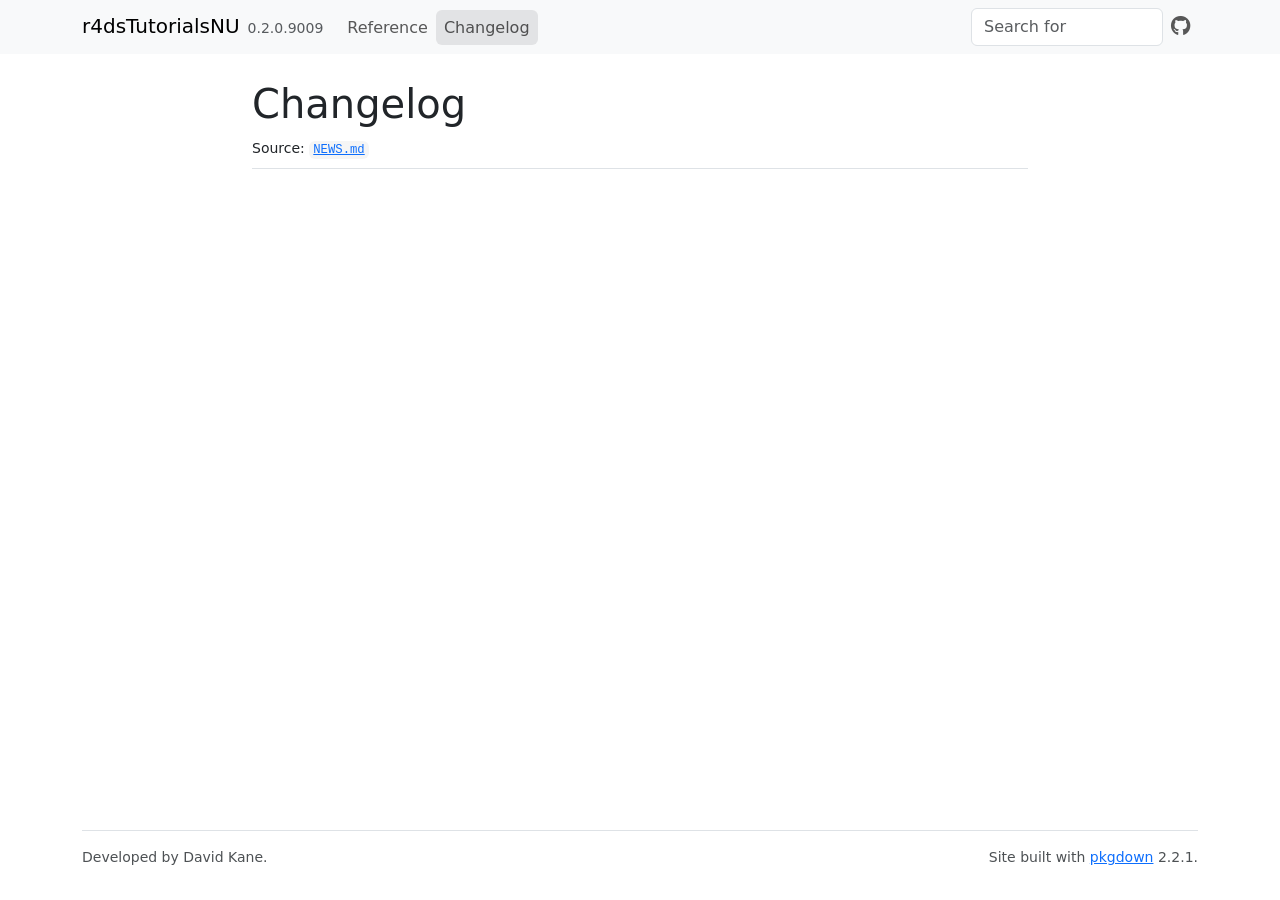
<file: news/index.html>
<!DOCTYPE html>
<!-- Generated by pkgdown: do not edit by hand --><html lang="en"><head><meta charset="UTF-8"><meta http-equiv="X-UA-Compatible" content="IE=edge"><meta name="viewport" content="width=device-width, initial-scale=1, shrink-to-fit=no"><title>Changelog • r4dsTutorialsNU</title><script src="../deps/jquery-3.6.0/jquery-3.6.0.min.js"></script><meta name="viewport" content="width=device-width, initial-scale=1, shrink-to-fit=no"><link href="../deps/bootstrap-5.3.8/bootstrap.min.css" rel="stylesheet"><script src="../deps/bootstrap-5.3.8/bootstrap.bundle.min.js"></script><link href="../deps/font-awesome-6.5.2/css/all.min.css" rel="stylesheet"><link href="../deps/font-awesome-6.5.2/css/v4-shims.min.css" rel="stylesheet"><script src="../deps/headroom-0.11.0/headroom.min.js"></script><script src="../deps/headroom-0.11.0/jQuery.headroom.min.js"></script><script src="../deps/bootstrap-toc-1.0.1/bootstrap-toc.min.js"></script><script src="../deps/clipboard.js-2.0.11/clipboard.min.js"></script><script src="../deps/search-1.0.0/autocomplete.jquery.min.js"></script><script src="../deps/search-1.0.0/fuse.min.js"></script><script src="../deps/search-1.0.0/mark.min.js"></script><!-- pkgdown --><script src="../pkgdown.js"></script><meta property="og:title" content="Changelog"></head><body>
    <a href="#main" class="visually-hidden-focusable">Skip to contents</a>


    <nav class="navbar navbar-expand-lg fixed-top bg-light" data-bs-theme="light" aria-label="Site navigation"><div class="container">

    <a class="navbar-brand me-2" href="../index.html">r4dsTutorialsNU</a>

    <small class="nav-text text-muted me-auto" data-bs-toggle="tooltip" data-bs-placement="bottom" title="">0.2.0.9009</small>


    <button class="navbar-toggler" type="button" data-bs-toggle="collapse" data-bs-target="#navbar" aria-controls="navbar" aria-expanded="false" aria-label="Toggle navigation">
      <span class="navbar-toggler-icon"></span>
    </button>

    <div id="navbar" class="collapse navbar-collapse ms-3">
      <ul class="navbar-nav me-auto"><li class="nav-item"><a class="nav-link" href="../reference/index.html">Reference</a></li>
<li class="active nav-item"><a class="nav-link" href="../news/index.html">Changelog</a></li>
      </ul><ul class="navbar-nav"><li class="nav-item"><form class="form-inline" role="search">
 <input class="form-control" type="search" name="search-input" id="search-input" autocomplete="off" aria-label="Search site" placeholder="Search for" data-search-index="../search.json"></form></li>
<li class="nav-item"><a class="external-link nav-link" href="https://github.com/NUstat/r4dsTutorialsNU/" aria-label="GitHub"><span class="fa fab fa-github fa-lg"></span></a></li>
      </ul></div>


  </div>
</nav><div class="container template-news">
<div class="row">
  <main id="main" class="col-md-9"><div class="page-header">

      <h1>Changelog</h1>
      <small>Source: <a href="https://github.com/NUstat/r4dsTutorialsNU/blob/main/NEWS.md" class="external-link"><code>NEWS.md</code></a></small>
    </div>

  </main></div>


    <footer><div class="pkgdown-footer-left">
  <p>Developed by David Kane.</p>
</div>

<div class="pkgdown-footer-right">
  <p>Site built with <a href="https://pkgdown.r-lib.org/" class="external-link">pkgdown</a> 2.2.1.</p>
</div>

    </footer></div>





  </body></html>
</file>
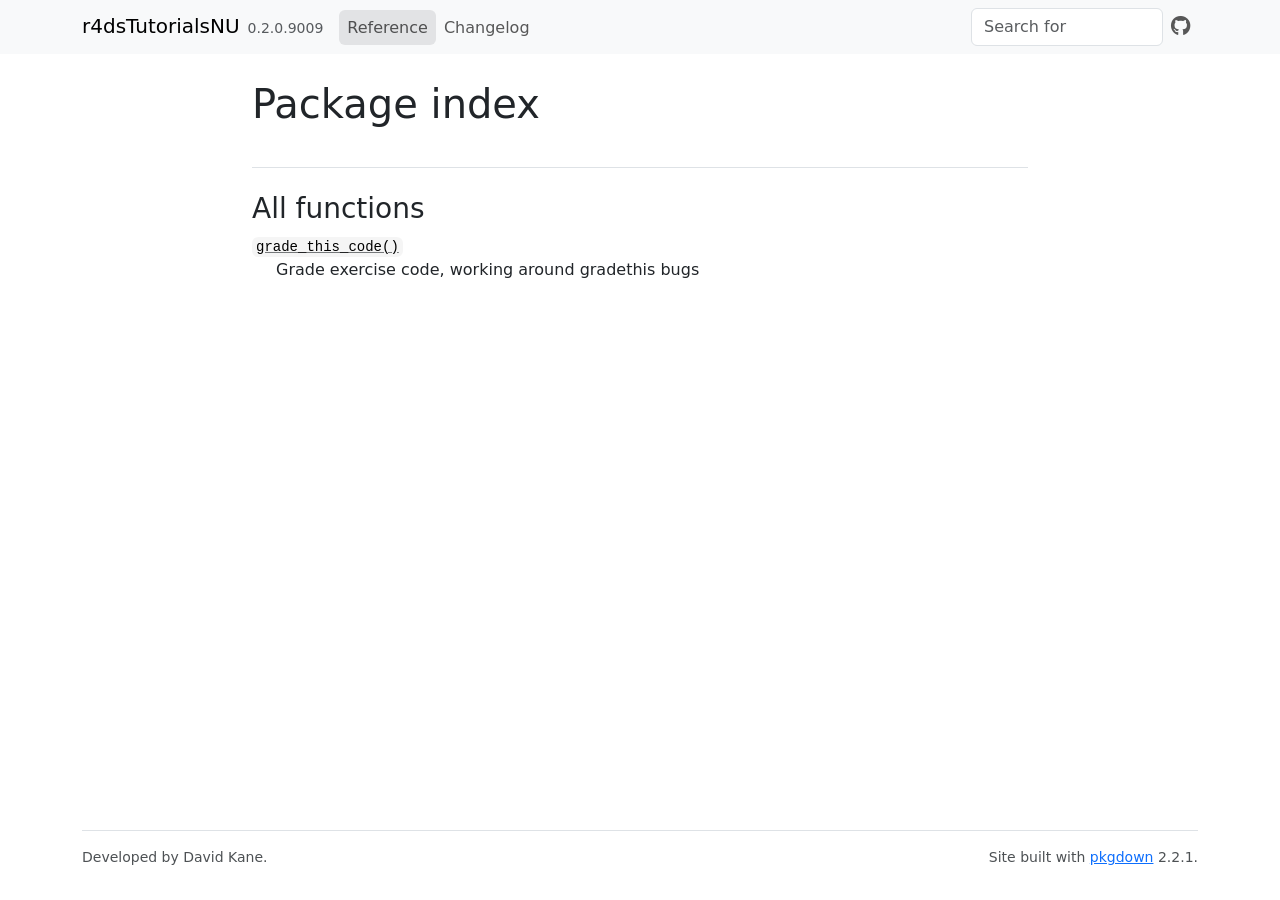
<file: reference/index.html>
<!DOCTYPE html>
<!-- Generated by pkgdown: do not edit by hand --><html lang="en"><head><meta charset="UTF-8"><meta http-equiv="X-UA-Compatible" content="IE=edge"><meta name="viewport" content="width=device-width, initial-scale=1, shrink-to-fit=no"><title>Package index • r4dsTutorialsNU</title><script src="../deps/jquery-3.6.0/jquery-3.6.0.min.js"></script><meta name="viewport" content="width=device-width, initial-scale=1, shrink-to-fit=no"><link href="../deps/bootstrap-5.3.8/bootstrap.min.css" rel="stylesheet"><script src="../deps/bootstrap-5.3.8/bootstrap.bundle.min.js"></script><link href="../deps/font-awesome-6.5.2/css/all.min.css" rel="stylesheet"><link href="../deps/font-awesome-6.5.2/css/v4-shims.min.css" rel="stylesheet"><script src="../deps/headroom-0.11.0/headroom.min.js"></script><script src="../deps/headroom-0.11.0/jQuery.headroom.min.js"></script><script src="../deps/bootstrap-toc-1.0.1/bootstrap-toc.min.js"></script><script src="../deps/clipboard.js-2.0.11/clipboard.min.js"></script><script src="../deps/search-1.0.0/autocomplete.jquery.min.js"></script><script src="../deps/search-1.0.0/fuse.min.js"></script><script src="../deps/search-1.0.0/mark.min.js"></script><!-- pkgdown --><script src="../pkgdown.js"></script><meta property="og:title" content="Package index"></head><body>
    <a href="#main" class="visually-hidden-focusable">Skip to contents</a>


    <nav class="navbar navbar-expand-lg fixed-top bg-light" data-bs-theme="light" aria-label="Site navigation"><div class="container">

    <a class="navbar-brand me-2" href="../index.html">r4dsTutorialsNU</a>

    <small class="nav-text text-muted me-auto" data-bs-toggle="tooltip" data-bs-placement="bottom" title="">0.2.0.9009</small>


    <button class="navbar-toggler" type="button" data-bs-toggle="collapse" data-bs-target="#navbar" aria-controls="navbar" aria-expanded="false" aria-label="Toggle navigation">
      <span class="navbar-toggler-icon"></span>
    </button>

    <div id="navbar" class="collapse navbar-collapse ms-3">
      <ul class="navbar-nav me-auto"><li class="active nav-item"><a class="nav-link" href="../reference/index.html">Reference</a></li>
<li class="nav-item"><a class="nav-link" href="../news/index.html">Changelog</a></li>
      </ul><ul class="navbar-nav"><li class="nav-item"><form class="form-inline" role="search">
 <input class="form-control" type="search" name="search-input" id="search-input" autocomplete="off" aria-label="Search site" placeholder="Search for" data-search-index="../search.json"></form></li>
<li class="nav-item"><a class="external-link nav-link" href="https://github.com/NUstat/r4dsTutorialsNU/" aria-label="GitHub"><span class="fa fab fa-github fa-lg"></span></a></li>
      </ul></div>


  </div>
</nav><div class="container template-reference-index">
<div class="row">
  <main id="main" class="col-md-9"><div class="page-header">

      <h1>Package index</h1>
    </div>

    <div class="section level2">
      <h2 id="all-functions">All functions<a class="anchor" aria-label="anchor" href="#all-functions"></a></h2>



      <dl></dl></div><div class="section level2">




      <dl><dt>

          <code><a href="grade_this_code.html">grade_this_code()</a></code>

        </dt>
        <dd>Grade exercise code, working around gradethis bugs</dd>
      </dl></div>
  </main></div>


    <footer><div class="pkgdown-footer-left">
  <p>Developed by David Kane.</p>
</div>

<div class="pkgdown-footer-right">
  <p>Site built with <a href="https://pkgdown.r-lib.org/" class="external-link">pkgdown</a> 2.2.1.</p>
</div>

    </footer></div>





  </body></html>
</file>
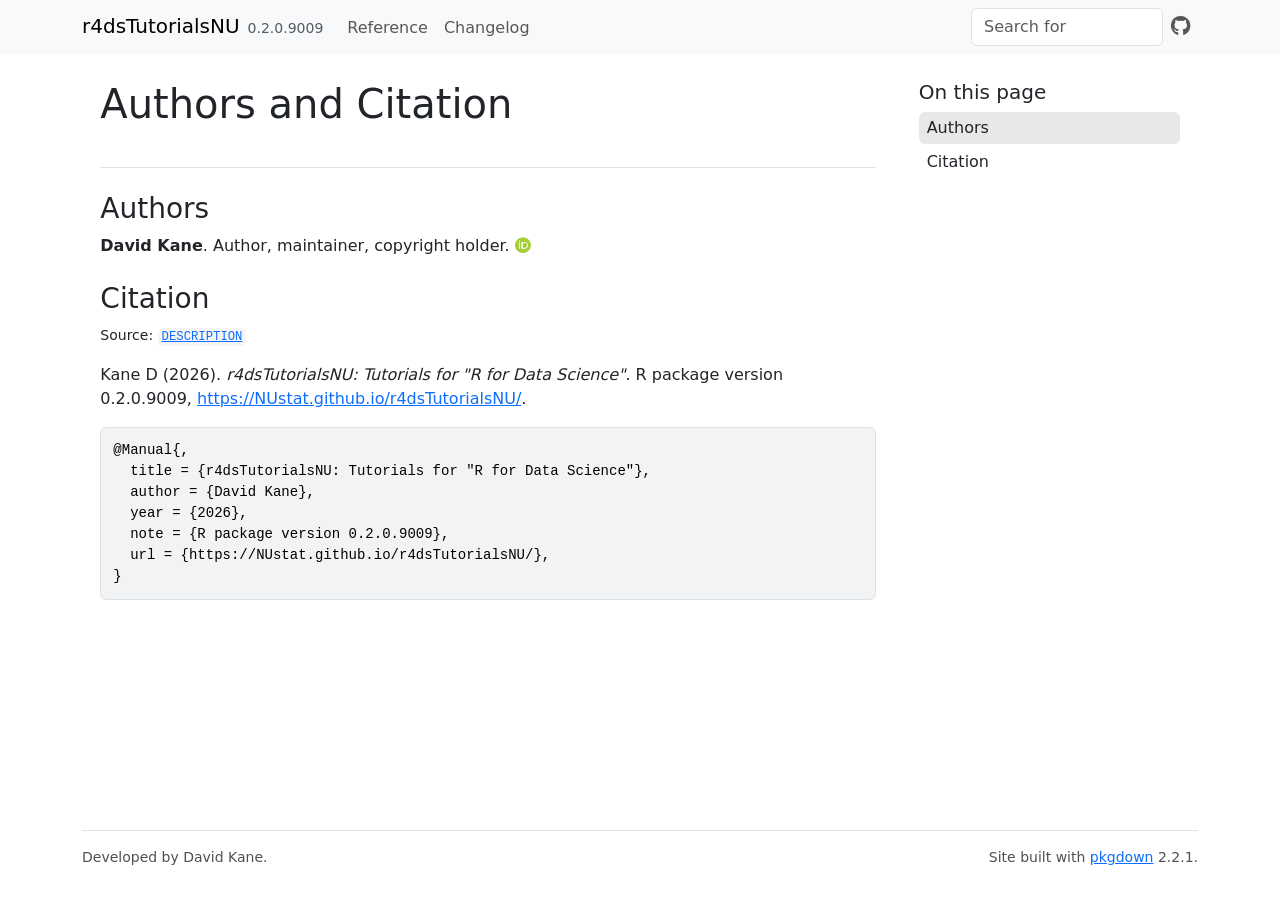
<file: authors.html>
<!DOCTYPE html>
<!-- Generated by pkgdown: do not edit by hand --><html lang="en"><head><meta charset="UTF-8"><meta http-equiv="X-UA-Compatible" content="IE=edge"><meta name="viewport" content="width=device-width, initial-scale=1, shrink-to-fit=no"><title>Authors and Citation • r4dsTutorialsNU</title><script src="deps/jquery-3.6.0/jquery-3.6.0.min.js"></script><meta name="viewport" content="width=device-width, initial-scale=1, shrink-to-fit=no"><link href="deps/bootstrap-5.3.8/bootstrap.min.css" rel="stylesheet"><script src="deps/bootstrap-5.3.8/bootstrap.bundle.min.js"></script><link href="deps/font-awesome-6.5.2/css/all.min.css" rel="stylesheet"><link href="deps/font-awesome-6.5.2/css/v4-shims.min.css" rel="stylesheet"><script src="deps/headroom-0.11.0/headroom.min.js"></script><script src="deps/headroom-0.11.0/jQuery.headroom.min.js"></script><script src="deps/bootstrap-toc-1.0.1/bootstrap-toc.min.js"></script><script src="deps/clipboard.js-2.0.11/clipboard.min.js"></script><script src="deps/search-1.0.0/autocomplete.jquery.min.js"></script><script src="deps/search-1.0.0/fuse.min.js"></script><script src="deps/search-1.0.0/mark.min.js"></script><!-- pkgdown --><script src="pkgdown.js"></script><meta property="og:title" content="Authors and Citation"></head><body>
    <a href="#main" class="visually-hidden-focusable">Skip to contents</a>


    <nav class="navbar navbar-expand-lg fixed-top bg-light" data-bs-theme="light" aria-label="Site navigation"><div class="container">

    <a class="navbar-brand me-2" href="index.html">r4dsTutorialsNU</a>

    <small class="nav-text text-muted me-auto" data-bs-toggle="tooltip" data-bs-placement="bottom" title="">0.2.0.9009</small>


    <button class="navbar-toggler" type="button" data-bs-toggle="collapse" data-bs-target="#navbar" aria-controls="navbar" aria-expanded="false" aria-label="Toggle navigation">
      <span class="navbar-toggler-icon"></span>
    </button>

    <div id="navbar" class="collapse navbar-collapse ms-3">
      <ul class="navbar-nav me-auto"><li class="nav-item"><a class="nav-link" href="reference/index.html">Reference</a></li>
<li class="nav-item"><a class="nav-link" href="news/index.html">Changelog</a></li>
      </ul><ul class="navbar-nav"><li class="nav-item"><form class="form-inline" role="search">
 <input class="form-control" type="search" name="search-input" id="search-input" autocomplete="off" aria-label="Search site" placeholder="Search for" data-search-index="search.json"></form></li>
<li class="nav-item"><a class="external-link nav-link" href="https://github.com/NUstat/r4dsTutorialsNU/" aria-label="GitHub"><span class="fa fab fa-github fa-lg"></span></a></li>
      </ul></div>


  </div>
</nav><div class="container template-citation-authors">
<div class="row">
  <main id="main" class="col-md-9"><div class="page-header">

      <h1>Authors and Citation</h1>
    </div>

    <div class="section level2">
      <h2>Authors</h2>

      <ul class="list-unstyled"><li>
          <p><strong>David Kane</strong>. Author, maintainer, copyright holder. <a href="https://orcid.org/0000-0002-6660-3934" target="orcid.widget" aria-label="ORCID" class="external-link"><span class="fab fa-orcid orcid" aria-hidden="true"></span></a>
          </p>
        </li>
      </ul></div>

    <div class="section level2">
      <h2 id="citation">Citation</h2>
      <p><small class="dont-index">Source: <a href="https://github.com/NUstat/r4dsTutorialsNU/blob/main/DESCRIPTION" class="external-link"><code>DESCRIPTION</code></a></small></p>

      <p>Kane D (2026).
<em>r4dsTutorialsNU: Tutorials for "R for Data Science"</em>.
R package version 0.2.0.9009, <a href="https://NUstat.github.io/r4dsTutorialsNU/">https://NUstat.github.io/r4dsTutorialsNU/</a>.
</p>
      <pre>@Manual{,
  title = {r4dsTutorialsNU: Tutorials for "R for Data Science"},
  author = {David Kane},
  year = {2026},
  note = {R package version 0.2.0.9009},
  url = {https://NUstat.github.io/r4dsTutorialsNU/},
}</pre>
    </div>

  </main><aside class="col-md-3"><nav id="toc" aria-label="Table of contents"><h2>On this page</h2>
    </nav></aside></div>


    <footer><div class="pkgdown-footer-left">
  <p>Developed by David Kane.</p>
</div>

<div class="pkgdown-footer-right">
  <p>Site built with <a href="https://pkgdown.r-lib.org/" class="external-link">pkgdown</a> 2.2.1.</p>
</div>

    </footer></div>





  </body></html>
</file>
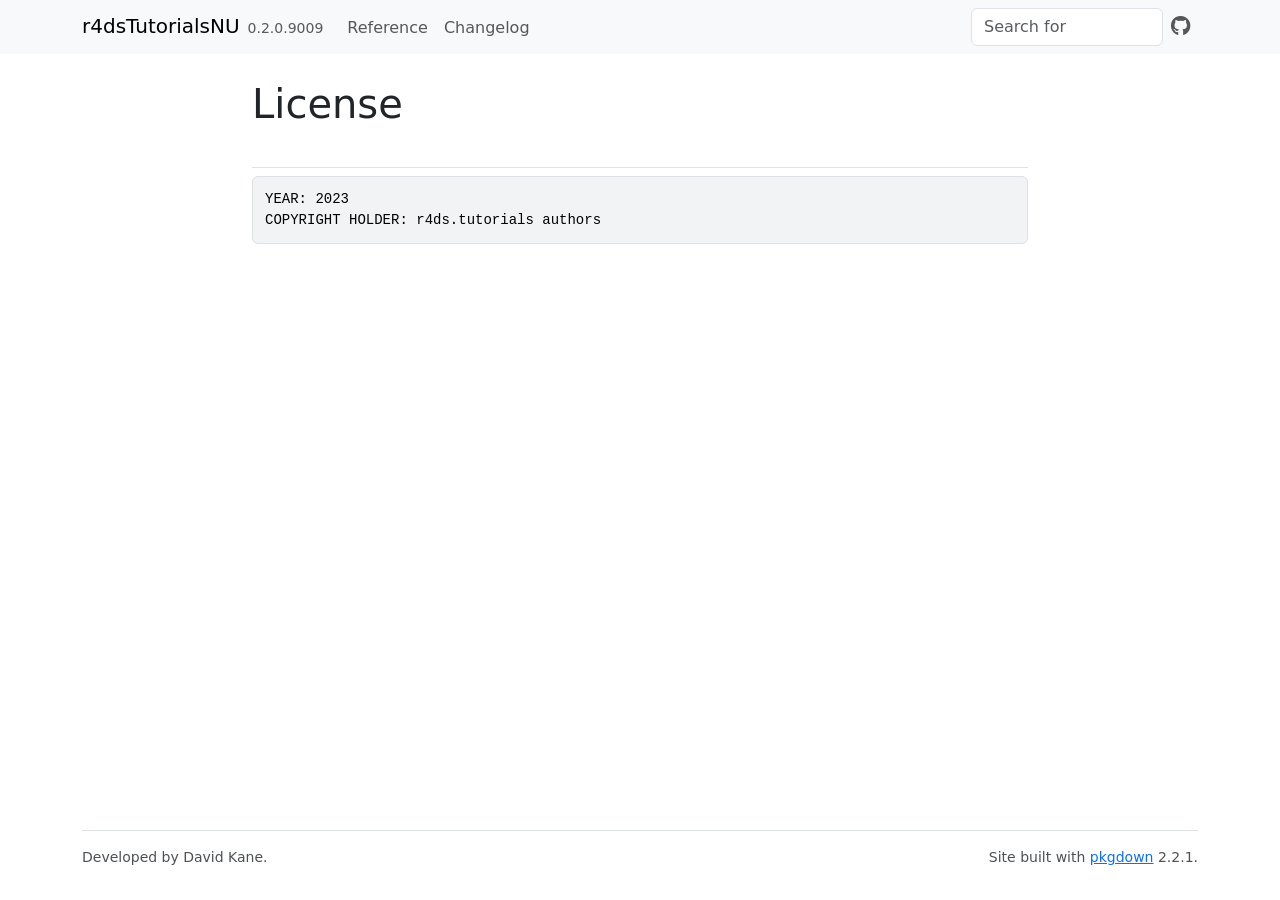
<file: LICENSE-text.html>
<!DOCTYPE html>
<!-- Generated by pkgdown: do not edit by hand --><html lang="en"><head><meta charset="UTF-8"><meta http-equiv="X-UA-Compatible" content="IE=edge"><meta name="viewport" content="width=device-width, initial-scale=1, shrink-to-fit=no"><title>License • r4dsTutorialsNU</title><script src="deps/jquery-3.6.0/jquery-3.6.0.min.js"></script><meta name="viewport" content="width=device-width, initial-scale=1, shrink-to-fit=no"><link href="deps/bootstrap-5.3.8/bootstrap.min.css" rel="stylesheet"><script src="deps/bootstrap-5.3.8/bootstrap.bundle.min.js"></script><link href="deps/font-awesome-6.5.2/css/all.min.css" rel="stylesheet"><link href="deps/font-awesome-6.5.2/css/v4-shims.min.css" rel="stylesheet"><script src="deps/headroom-0.11.0/headroom.min.js"></script><script src="deps/headroom-0.11.0/jQuery.headroom.min.js"></script><script src="deps/bootstrap-toc-1.0.1/bootstrap-toc.min.js"></script><script src="deps/clipboard.js-2.0.11/clipboard.min.js"></script><script src="deps/search-1.0.0/autocomplete.jquery.min.js"></script><script src="deps/search-1.0.0/fuse.min.js"></script><script src="deps/search-1.0.0/mark.min.js"></script><!-- pkgdown --><script src="pkgdown.js"></script><meta property="og:title" content="License"></head><body>
    <a href="#main" class="visually-hidden-focusable">Skip to contents</a>


    <nav class="navbar navbar-expand-lg fixed-top bg-light" data-bs-theme="light" aria-label="Site navigation"><div class="container">

    <a class="navbar-brand me-2" href="index.html">r4dsTutorialsNU</a>

    <small class="nav-text text-muted me-auto" data-bs-toggle="tooltip" data-bs-placement="bottom" title="">0.2.0.9009</small>


    <button class="navbar-toggler" type="button" data-bs-toggle="collapse" data-bs-target="#navbar" aria-controls="navbar" aria-expanded="false" aria-label="Toggle navigation">
      <span class="navbar-toggler-icon"></span>
    </button>

    <div id="navbar" class="collapse navbar-collapse ms-3">
      <ul class="navbar-nav me-auto"><li class="nav-item"><a class="nav-link" href="reference/index.html">Reference</a></li>
<li class="nav-item"><a class="nav-link" href="news/index.html">Changelog</a></li>
      </ul><ul class="navbar-nav"><li class="nav-item"><form class="form-inline" role="search">
 <input class="form-control" type="search" name="search-input" id="search-input" autocomplete="off" aria-label="Search site" placeholder="Search for" data-search-index="search.json"></form></li>
<li class="nav-item"><a class="external-link nav-link" href="https://github.com/NUstat/r4dsTutorialsNU/" aria-label="GitHub"><span class="fa fab fa-github fa-lg"></span></a></li>
      </ul></div>


  </div>
</nav><div class="container template-title-body">
<div class="row">
  <main id="main" class="col-md-9"><div class="page-header">

      <h1>License</h1>

    </div>

<pre>YEAR: 2023
COPYRIGHT HOLDER: r4ds.tutorials authors
</pre>

  </main></div>


    <footer><div class="pkgdown-footer-left">
  <p>Developed by David Kane.</p>
</div>

<div class="pkgdown-footer-right">
  <p>Site built with <a href="https://pkgdown.r-lib.org/" class="external-link">pkgdown</a> 2.2.1.</p>
</div>

    </footer></div>





  </body></html>
</file>
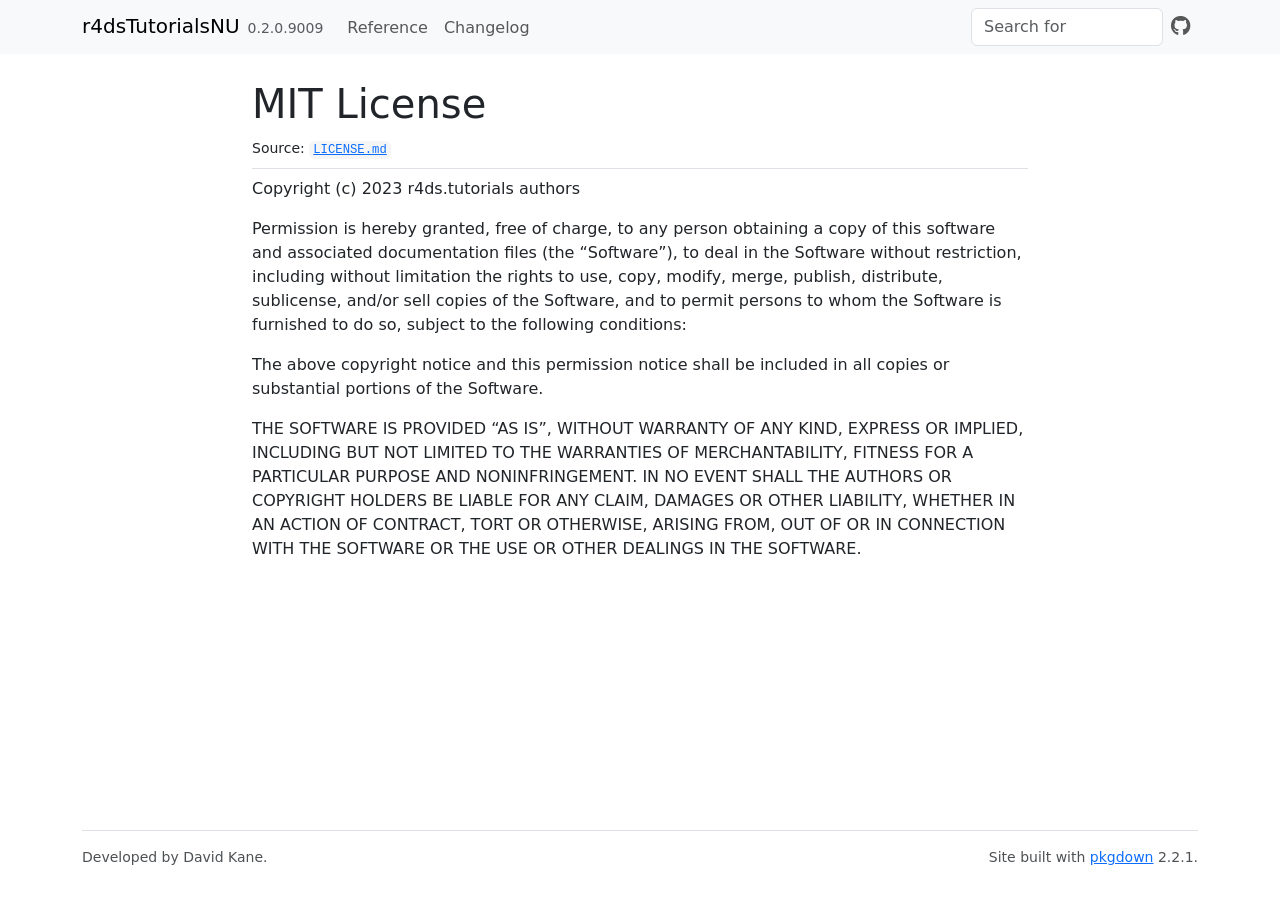
<file: LICENSE.html>
<!DOCTYPE html>
<!-- Generated by pkgdown: do not edit by hand --><html lang="en"><head><meta charset="UTF-8"><meta http-equiv="X-UA-Compatible" content="IE=edge"><meta name="viewport" content="width=device-width, initial-scale=1, shrink-to-fit=no"><title>MIT License • r4dsTutorialsNU</title><script src="deps/jquery-3.6.0/jquery-3.6.0.min.js"></script><meta name="viewport" content="width=device-width, initial-scale=1, shrink-to-fit=no"><link href="deps/bootstrap-5.3.8/bootstrap.min.css" rel="stylesheet"><script src="deps/bootstrap-5.3.8/bootstrap.bundle.min.js"></script><link href="deps/font-awesome-6.5.2/css/all.min.css" rel="stylesheet"><link href="deps/font-awesome-6.5.2/css/v4-shims.min.css" rel="stylesheet"><script src="deps/headroom-0.11.0/headroom.min.js"></script><script src="deps/headroom-0.11.0/jQuery.headroom.min.js"></script><script src="deps/bootstrap-toc-1.0.1/bootstrap-toc.min.js"></script><script src="deps/clipboard.js-2.0.11/clipboard.min.js"></script><script src="deps/search-1.0.0/autocomplete.jquery.min.js"></script><script src="deps/search-1.0.0/fuse.min.js"></script><script src="deps/search-1.0.0/mark.min.js"></script><!-- pkgdown --><script src="pkgdown.js"></script><meta property="og:title" content="MIT License"></head><body>
    <a href="#main" class="visually-hidden-focusable">Skip to contents</a>


    <nav class="navbar navbar-expand-lg fixed-top bg-light" data-bs-theme="light" aria-label="Site navigation"><div class="container">

    <a class="navbar-brand me-2" href="index.html">r4dsTutorialsNU</a>

    <small class="nav-text text-muted me-auto" data-bs-toggle="tooltip" data-bs-placement="bottom" title="">0.2.0.9009</small>


    <button class="navbar-toggler" type="button" data-bs-toggle="collapse" data-bs-target="#navbar" aria-controls="navbar" aria-expanded="false" aria-label="Toggle navigation">
      <span class="navbar-toggler-icon"></span>
    </button>

    <div id="navbar" class="collapse navbar-collapse ms-3">
      <ul class="navbar-nav me-auto"><li class="nav-item"><a class="nav-link" href="reference/index.html">Reference</a></li>
<li class="nav-item"><a class="nav-link" href="news/index.html">Changelog</a></li>
      </ul><ul class="navbar-nav"><li class="nav-item"><form class="form-inline" role="search">
 <input class="form-control" type="search" name="search-input" id="search-input" autocomplete="off" aria-label="Search site" placeholder="Search for" data-search-index="search.json"></form></li>
<li class="nav-item"><a class="external-link nav-link" href="https://github.com/NUstat/r4dsTutorialsNU/" aria-label="GitHub"><span class="fa fab fa-github fa-lg"></span></a></li>
      </ul></div>


  </div>
</nav><div class="container template-title-body">
<div class="row">
  <main id="main" class="col-md-9"><div class="page-header">

      <h1>MIT License</h1>
      <small class="dont-index">Source: <a href="https://github.com/NUstat/r4dsTutorialsNU/blob/main/LICENSE.md" class="external-link"><code>LICENSE.md</code></a></small>
    </div>

<div id="mit-license" class="section level1">

<p>Copyright (c) 2023 r4ds.tutorials authors</p>
<p>Permission is hereby granted, free of charge, to any person obtaining a copy of this software and associated documentation files (the “Software”), to deal in the Software without restriction, including without limitation the rights to use, copy, modify, merge, publish, distribute, sublicense, and/or sell copies of the Software, and to permit persons to whom the Software is furnished to do so, subject to the following conditions:</p>
<p>The above copyright notice and this permission notice shall be included in all copies or substantial portions of the Software.</p>
<p>THE SOFTWARE IS PROVIDED “AS IS”, WITHOUT WARRANTY OF ANY KIND, EXPRESS OR IMPLIED, INCLUDING BUT NOT LIMITED TO THE WARRANTIES OF MERCHANTABILITY, FITNESS FOR A PARTICULAR PURPOSE AND NONINFRINGEMENT. IN NO EVENT SHALL THE AUTHORS OR COPYRIGHT HOLDERS BE LIABLE FOR ANY CLAIM, DAMAGES OR OTHER LIABILITY, WHETHER IN AN ACTION OF CONTRACT, TORT OR OTHERWISE, ARISING FROM, OUT OF OR IN CONNECTION WITH THE SOFTWARE OR THE USE OR OTHER DEALINGS IN THE SOFTWARE.</p>
</div>

  </main></div>


    <footer><div class="pkgdown-footer-left">
  <p>Developed by David Kane.</p>
</div>

<div class="pkgdown-footer-right">
  <p>Site built with <a href="https://pkgdown.r-lib.org/" class="external-link">pkgdown</a> 2.2.1.</p>
</div>

    </footer></div>





  </body></html>
</file>
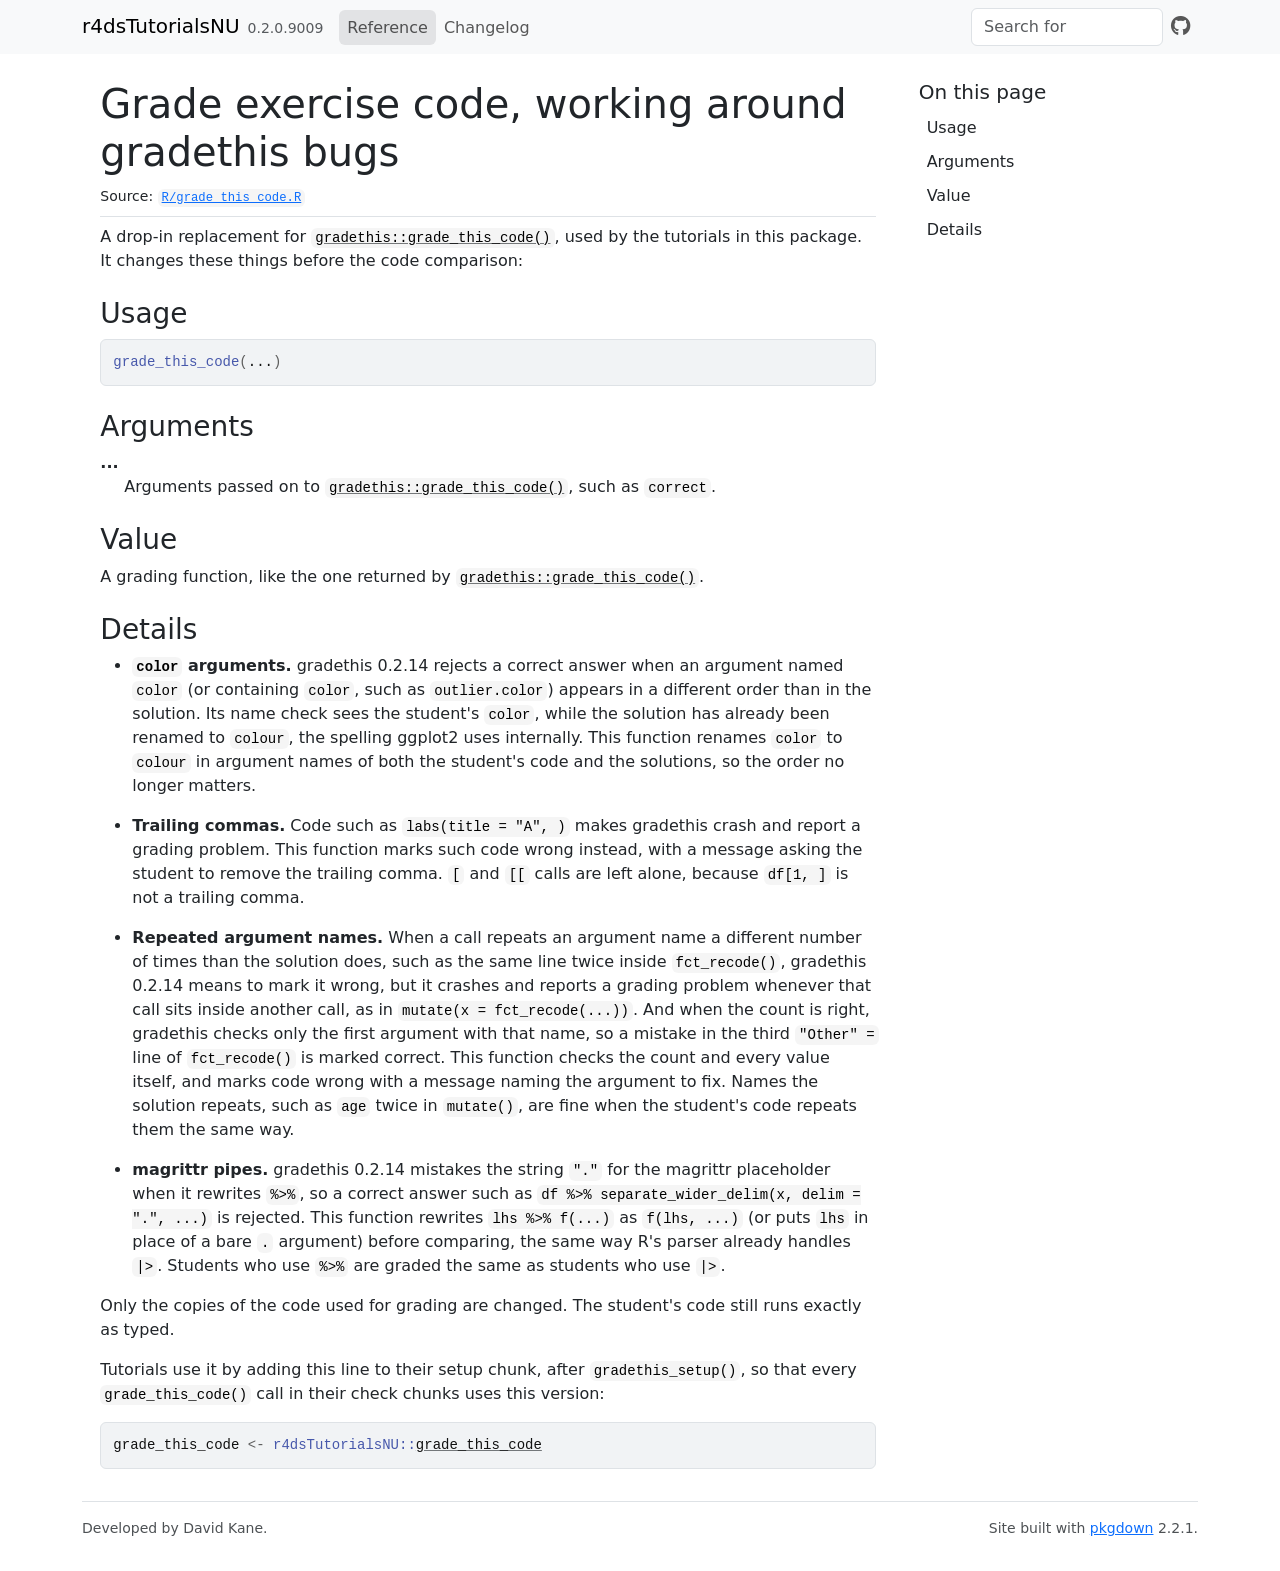
<file: reference/grade_this_code.html>
<!DOCTYPE html>
<!-- Generated by pkgdown: do not edit by hand --><html lang="en"><head><meta charset="UTF-8"><meta http-equiv="X-UA-Compatible" content="IE=edge"><meta name="viewport" content="width=device-width, initial-scale=1, shrink-to-fit=no"><title>Grade exercise code, working around gradethis bugs — grade_this_code • r4dsTutorialsNU</title><script src="../deps/jquery-3.6.0/jquery-3.6.0.min.js"></script><meta name="viewport" content="width=device-width, initial-scale=1, shrink-to-fit=no"><link href="../deps/bootstrap-5.3.8/bootstrap.min.css" rel="stylesheet"><script src="../deps/bootstrap-5.3.8/bootstrap.bundle.min.js"></script><link href="../deps/font-awesome-6.5.2/css/all.min.css" rel="stylesheet"><link href="../deps/font-awesome-6.5.2/css/v4-shims.min.css" rel="stylesheet"><script src="../deps/headroom-0.11.0/headroom.min.js"></script><script src="../deps/headroom-0.11.0/jQuery.headroom.min.js"></script><script src="../deps/bootstrap-toc-1.0.1/bootstrap-toc.min.js"></script><script src="../deps/clipboard.js-2.0.11/clipboard.min.js"></script><script src="../deps/search-1.0.0/autocomplete.jquery.min.js"></script><script src="../deps/search-1.0.0/fuse.min.js"></script><script src="../deps/search-1.0.0/mark.min.js"></script><!-- pkgdown --><script src="../pkgdown.js"></script><meta property="og:title" content="Grade exercise code, working around gradethis bugs — grade_this_code"><meta name="description" content="A drop-in replacement for gradethis::grade_this_code(), used by the
tutorials in this package. It changes these things before the code
comparison:"><meta property="og:description" content="A drop-in replacement for gradethis::grade_this_code(), used by the
tutorials in this package. It changes these things before the code
comparison:"></head><body>
    <a href="#main" class="visually-hidden-focusable">Skip to contents</a>


    <nav class="navbar navbar-expand-lg fixed-top bg-light" data-bs-theme="light" aria-label="Site navigation"><div class="container">

    <a class="navbar-brand me-2" href="../index.html">r4dsTutorialsNU</a>

    <small class="nav-text text-muted me-auto" data-bs-toggle="tooltip" data-bs-placement="bottom" title="">0.2.0.9009</small>


    <button class="navbar-toggler" type="button" data-bs-toggle="collapse" data-bs-target="#navbar" aria-controls="navbar" aria-expanded="false" aria-label="Toggle navigation">
      <span class="navbar-toggler-icon"></span>
    </button>

    <div id="navbar" class="collapse navbar-collapse ms-3">
      <ul class="navbar-nav me-auto"><li class="active nav-item"><a class="nav-link" href="../reference/index.html">Reference</a></li>
<li class="nav-item"><a class="nav-link" href="../news/index.html">Changelog</a></li>
      </ul><ul class="navbar-nav"><li class="nav-item"><form class="form-inline" role="search">
 <input class="form-control" type="search" name="search-input" id="search-input" autocomplete="off" aria-label="Search site" placeholder="Search for" data-search-index="../search.json"></form></li>
<li class="nav-item"><a class="external-link nav-link" href="https://github.com/NUstat/r4dsTutorialsNU/" aria-label="GitHub"><span class="fa fab fa-github fa-lg"></span></a></li>
      </ul></div>


  </div>
</nav><div class="container template-reference-topic">
<div class="row">
  <main id="main" class="col-md-9"><div class="page-header">

      <h1>Grade exercise code, working around gradethis bugs</h1>
      <small class="dont-index">Source: <a href="https://github.com/NUstat/r4dsTutorialsNU/blob/main/R/grade_this_code.R" class="external-link"><code>R/grade_this_code.R</code></a></small>
      <div class="d-none name"><code>grade_this_code.Rd</code></div>
    </div>

    <div class="ref-description section level2">
    <p>A drop-in replacement for <code><a href="https://rstudio.github.io/gradethis/reference/grade_this_code.html" class="external-link">gradethis::grade_this_code()</a></code>, used by the
tutorials in this package. It changes these things before the code
comparison:</p>
    </div>

    <div class="section level2">
    <h2 id="ref-usage">Usage<a class="anchor" aria-label="anchor" href="#ref-usage"></a></h2>
    <div class="sourceCode"><pre class="sourceCode r"><code><span><span class="fu">grade_this_code</span><span class="op">(</span><span class="va">...</span><span class="op">)</span></span></code></pre></div>
    </div>

    <div class="section level2">
    <h2 id="arguments">Arguments<a class="anchor" aria-label="anchor" href="#arguments"></a></h2>


<dl><dt id="arg--">...<a class="anchor" aria-label="anchor" href="#arg--"></a></dt>
<dd><p>Arguments passed on to <code><a href="https://rstudio.github.io/gradethis/reference/grade_this_code.html" class="external-link">gradethis::grade_this_code()</a></code>, such as
<code>correct</code>.</p></dd>

</dl></div>
    <div class="section level2">
    <h2 id="value">Value<a class="anchor" aria-label="anchor" href="#value"></a></h2>
    <p>A grading function, like the one returned by
<code><a href="https://rstudio.github.io/gradethis/reference/grade_this_code.html" class="external-link">gradethis::grade_this_code()</a></code>.</p>
    </div>
    <div class="section level2">
    <h2 id="details">Details<a class="anchor" aria-label="anchor" href="#details"></a></h2>

<ul><li><p><strong><code>color</code> arguments.</strong> gradethis 0.2.14 rejects a correct answer when an
argument named <code>color</code> (or containing <code>color</code>, such as <code>outlier.color</code>)
appears in a different order than in the solution. Its name check sees the
student's <code>color</code>, while the solution has already been renamed to
<code>colour</code>, the spelling ggplot2 uses internally. This function renames
<code>color</code> to <code>colour</code> in argument names of both the student's code and the
solutions, so the order no longer matters.</p></li>
<li><p><strong>Trailing commas.</strong> Code such as <code>labs(title = "A", )</code> makes gradethis
crash and report a grading problem. This function marks such code wrong
instead, with a message asking the student to remove the trailing comma.
<code>[</code> and <code>[[</code> calls are left alone, because <code>df[1, ]</code> is not a trailing
comma.</p></li>
<li><p><strong>Repeated argument names.</strong> When a call repeats an argument name a
different number of times than the solution does, such as the same line
twice inside <code>fct_recode()</code>, gradethis 0.2.14 means to mark it wrong, but
it crashes and reports a grading problem whenever that call sits inside
another call, as in <code>mutate(x = fct_recode(...))</code>. And when the count is
right, gradethis checks only the first argument with that name, so a
mistake in the third <code>"Other" = </code> line of <code>fct_recode()</code> is marked
correct. This function checks the count and every value itself, and marks
code wrong with a message naming the argument to fix. Names the solution
repeats, such as <code>age</code> twice in <code>mutate()</code>, are fine when the student's
code repeats them the same way.</p></li>
<li><p><strong>magrittr pipes.</strong> gradethis 0.2.14 mistakes the string <code>"."</code> for the
magrittr placeholder when it rewrites <code>%&gt;%</code>, so a correct answer such as
<code>df %&gt;% separate_wider_delim(x, delim = ".", ...)</code> is rejected. This
function rewrites <code>lhs %&gt;% f(...)</code> as <code>f(lhs, ...)</code> (or puts <code>lhs</code> in place
of a bare <code>.</code> argument) before comparing, the same way R's parser already
handles <code>|&gt;</code>. Students who use <code>%&gt;%</code> are graded the same as students who
use <code>|&gt;</code>.</p></li>
</ul><p>Only the copies of the code used for grading are changed. The student's
code still runs exactly as typed.</p>
<p>Tutorials use it by adding this line to their setup chunk, after
<code>gradethis_setup()</code>, so that every <code>grade_this_code()</code> call in their check
chunks uses this version:</p>
<p></p><div class="sourceCode r"><pre><code><span><span class="va">grade_this_code</span> <span class="op">&lt;-</span> <span class="fu">r4dsTutorialsNU</span><span class="fu">::</span><span class="va"><a href="../reference/grade_this_code.html">grade_this_code</a></span></span></code></pre><p></p></div>
    </div>

  </main><aside class="col-md-3"><nav id="toc" aria-label="Table of contents"><h2>On this page</h2>
    </nav></aside></div>


    <footer><div class="pkgdown-footer-left">
  <p>Developed by David Kane.</p>
</div>

<div class="pkgdown-footer-right">
  <p>Site built with <a href="https://pkgdown.r-lib.org/" class="external-link">pkgdown</a> 2.2.1.</p>
</div>

    </footer></div>





  </body></html>
</file>
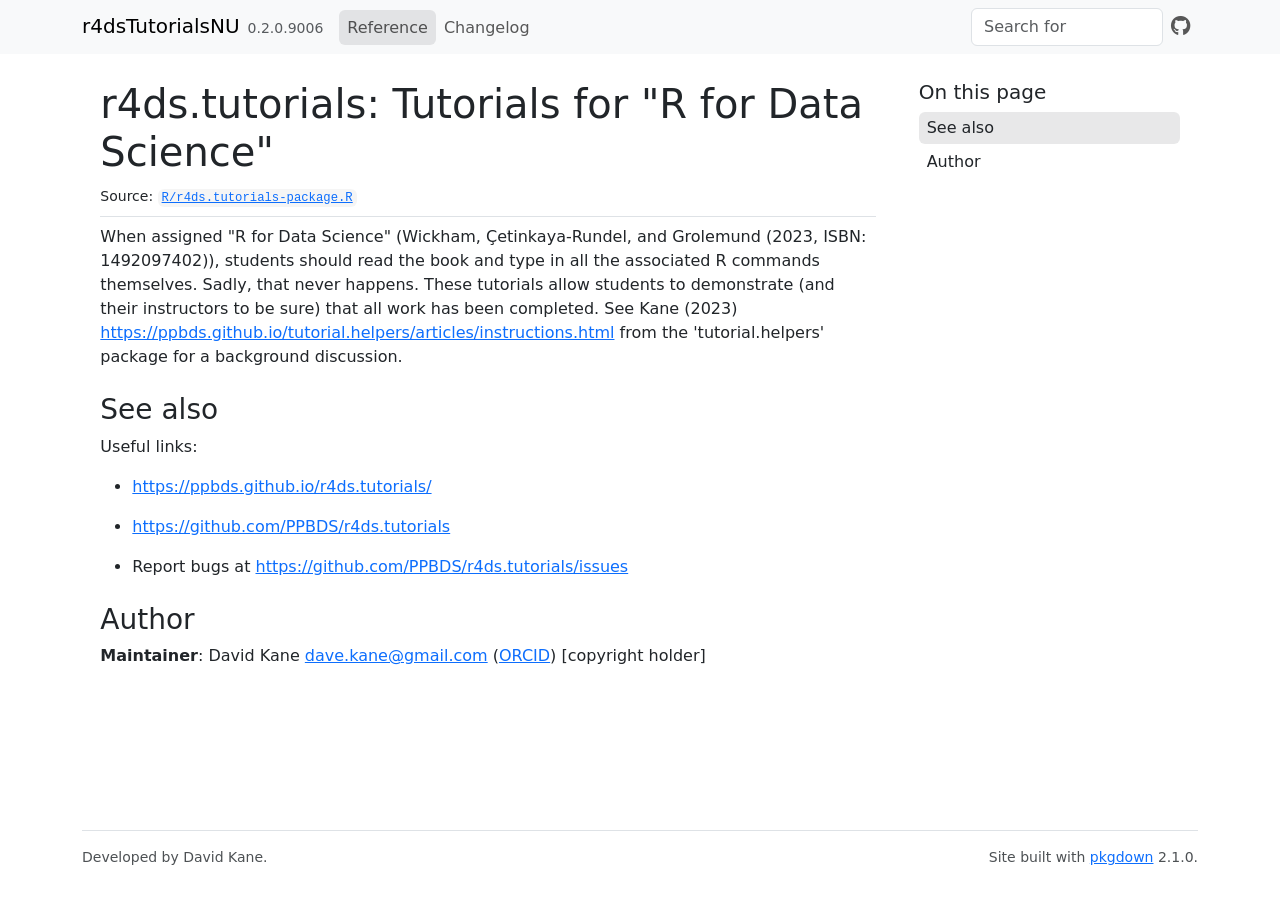
<file: reference/r4ds.tutorials-package.html>
<!DOCTYPE html>
<!-- Generated by pkgdown: do not edit by hand --><html lang="en"><head><meta http-equiv="Content-Type" content="text/html; charset=UTF-8"><meta charset="utf-8"><meta http-equiv="X-UA-Compatible" content="IE=edge"><meta name="viewport" content="width=device-width, initial-scale=1, shrink-to-fit=no"><title>r4ds.tutorials: Tutorials for "R for Data Science" — r4ds.tutorials-package • r4dsTutorialsNU</title><script src="../deps/jquery-3.6.0/jquery-3.6.0.min.js"></script><meta name="viewport" content="width=device-width, initial-scale=1, shrink-to-fit=no"><link href="../deps/bootstrap-5.3.1/bootstrap.min.css" rel="stylesheet"><script src="../deps/bootstrap-5.3.1/bootstrap.bundle.min.js"></script><link href="../deps/font-awesome-6.4.2/css/all.min.css" rel="stylesheet"><link href="../deps/font-awesome-6.4.2/css/v4-shims.min.css" rel="stylesheet"><script src="../deps/headroom-0.11.0/headroom.min.js"></script><script src="../deps/headroom-0.11.0/jQuery.headroom.min.js"></script><script src="../deps/bootstrap-toc-1.0.1/bootstrap-toc.min.js"></script><script src="../deps/clipboard.js-2.0.11/clipboard.min.js"></script><script src="../deps/search-1.0.0/autocomplete.jquery.min.js"></script><script src="../deps/search-1.0.0/fuse.min.js"></script><script src="../deps/search-1.0.0/mark.min.js"></script><!-- pkgdown --><script src="../pkgdown.js"></script><meta property="og:title" content="r4ds.tutorials: Tutorials for " r for data science r4ds.tutorials-package><meta name="description" content="When assigned &quot;R for Data Science&quot; (Wickham, Çetinkaya-Rundel, and Grolemund (2023, ISBN: 1492097402)), students should read the book and type in all the associated R commands themselves. Sadly, that never happens. These tutorials allow students to demonstrate (and their instructors to be sure) that all work has been completed. See Kane (2023) https://ppbds.github.io/tutorial.helpers/articles/instructions.html from the 'tutorial.helpers' package for a background discussion."><meta property="og:description" content="When assigned &quot;R for Data Science&quot; (Wickham, Çetinkaya-Rundel, and Grolemund (2023, ISBN: 1492097402)), students should read the book and type in all the associated R commands themselves. Sadly, that never happens. These tutorials allow students to demonstrate (and their instructors to be sure) that all work has been completed. See Kane (2023) https://ppbds.github.io/tutorial.helpers/articles/instructions.html from the 'tutorial.helpers' package for a background discussion."></head><body>
    <a href="#main" class="visually-hidden-focusable">Skip to contents</a>


    <nav class="navbar navbar-expand-lg fixed-top bg-light" data-bs-theme="light" aria-label="Site navigation"><div class="container">

    <a class="navbar-brand me-2" href="../index.html">r4dsTutorialsNU</a>

    <small class="nav-text text-muted me-auto" data-bs-toggle="tooltip" data-bs-placement="bottom" title="">0.2.0.9006</small>


    <button class="navbar-toggler" type="button" data-bs-toggle="collapse" data-bs-target="#navbar" aria-controls="navbar" aria-expanded="false" aria-label="Toggle navigation">
      <span class="navbar-toggler-icon"></span>
    </button>

    <div id="navbar" class="collapse navbar-collapse ms-3">
      <ul class="navbar-nav me-auto"><li class="active nav-item"><a class="nav-link" href="../reference/index.html">Reference</a></li>
<li class="nav-item"><a class="nav-link" href="../news/index.html">Changelog</a></li>
      </ul><ul class="navbar-nav"><li class="nav-item"><form class="form-inline" role="search">
 <input class="form-control" type="search" name="search-input" id="search-input" autocomplete="off" aria-label="Search site" placeholder="Search for" data-search-index="../search.json"></form></li>
<li class="nav-item"><a class="external-link nav-link" href="https://github.com/NUstat/r4dsTutorialsNU/" aria-label="GitHub"><span class="fa fab fa-github fa-lg"></span></a></li>
      </ul></div>


  </div>
</nav><div class="container template-reference-topic">
<div class="row">
  <main id="main" class="col-md-9"><div class="page-header">

      <h1>r4ds.tutorials: Tutorials for "R for Data Science"</h1>
      <small class="dont-index">Source: <a href="https://github.com/NUstat/r4dsTutorialsNU/blob/main/R/r4ds.tutorials-package.R" class="external-link"><code>R/r4ds.tutorials-package.R</code></a></small>
      <div class="d-none name"><code>r4ds.tutorials-package.Rd</code></div>
    </div>

    <div class="ref-description section level2">
    <p>When assigned "R for Data Science" (Wickham, Çetinkaya-Rundel, and Grolemund (2023, ISBN: 1492097402)), students should read the book and type in all the associated R commands themselves. Sadly, that never happens. These tutorials allow students to demonstrate (and their instructors to be sure) that all work has been completed. See Kane (2023) <a href="https://ppbds.github.io/tutorial.helpers/articles/instructions.html" class="external-link">https://ppbds.github.io/tutorial.helpers/articles/instructions.html</a> from the 'tutorial.helpers' package for a background discussion.</p>
    </div>


    <div class="section level2">
    <h2 id="see-also">See also<a class="anchor" aria-label="anchor" href="#see-also"></a></h2>
    <div class="dont-index"><p>Useful links:</p><ul><li><p><a href="https://ppbds.github.io/r4ds.tutorials/">https://ppbds.github.io/r4ds.tutorials/</a></p></li>
<li><p><a href="https://github.com/PPBDS/r4ds.tutorials" class="external-link">https://github.com/PPBDS/r4ds.tutorials</a></p></li>
<li><p>Report bugs at <a href="https://github.com/PPBDS/r4ds.tutorials/issues" class="external-link">https://github.com/PPBDS/r4ds.tutorials/issues</a></p></li>
</ul></div>
    </div>
    <div class="section level2">
    <h2 id="author">Author<a class="anchor" aria-label="anchor" href="#author"></a></h2>
    <p><strong>Maintainer</strong>: David Kane <a href="mailto:dave.kane@gmail.com">dave.kane@gmail.com</a> (<a href="https://orcid.org/0000-0002-6660-3934" class="external-link">ORCID</a>) [copyright holder]</p>
    </div>

  </main><aside class="col-md-3"><nav id="toc" aria-label="Table of contents"><h2>On this page</h2>
    </nav></aside></div>


    <footer><div class="pkgdown-footer-left">
  <p>Developed by David Kane.</p>
</div>

<div class="pkgdown-footer-right">
  <p>Site built with <a href="https://pkgdown.r-lib.org/" class="external-link">pkgdown</a> 2.1.0.</p>
</div>

    </footer></div>





  </body></html>
</file>
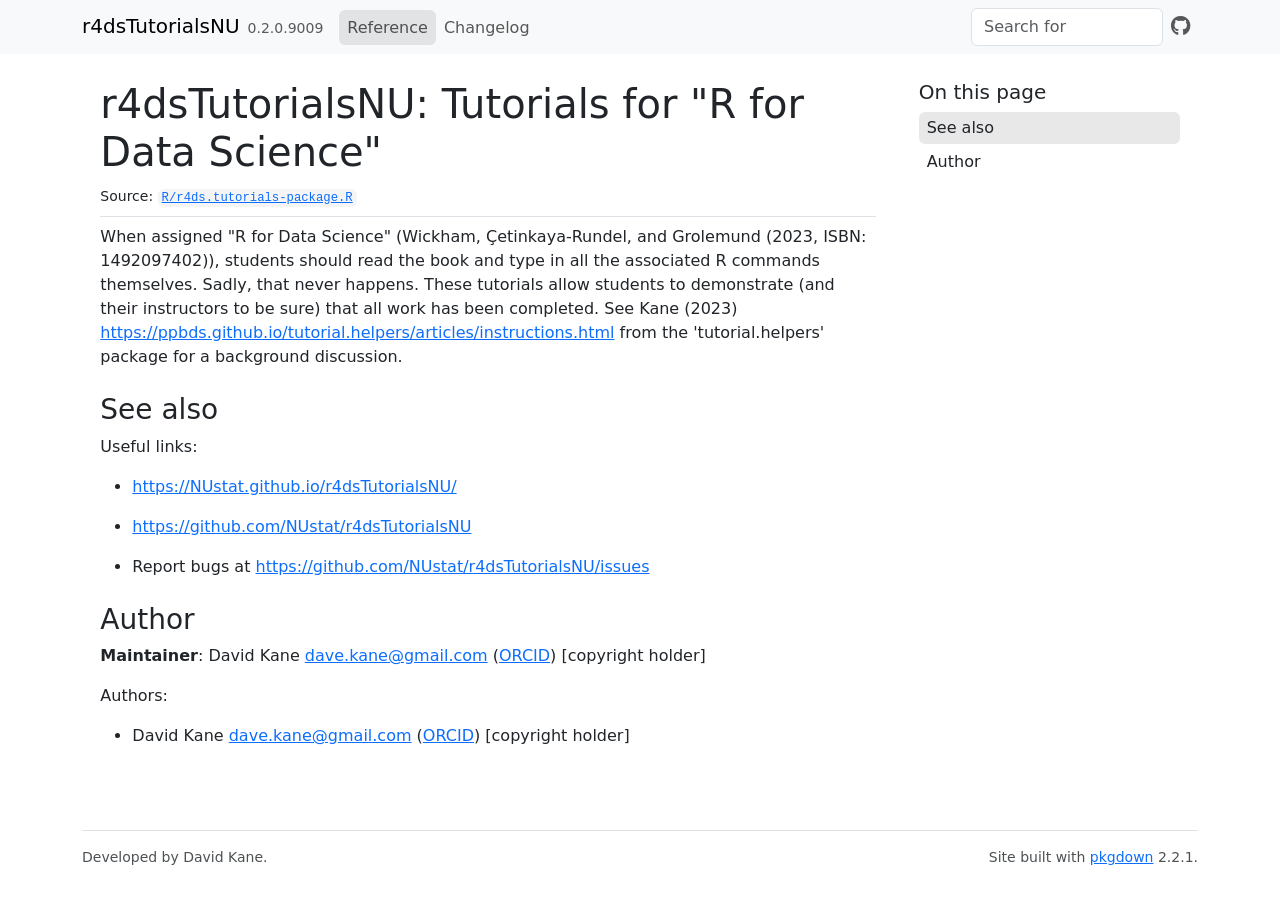
<file: reference/r4dsTutorialsNU-package.html>
<!DOCTYPE html>
<!-- Generated by pkgdown: do not edit by hand --><html lang="en"><head><meta charset="UTF-8"><meta http-equiv="X-UA-Compatible" content="IE=edge"><meta name="viewport" content="width=device-width, initial-scale=1, shrink-to-fit=no"><title>r4dsTutorialsNU: Tutorials for "R for Data Science" — r4dsTutorialsNU-package • r4dsTutorialsNU</title><script src="../deps/jquery-3.6.0/jquery-3.6.0.min.js"></script><meta name="viewport" content="width=device-width, initial-scale=1, shrink-to-fit=no"><link href="../deps/bootstrap-5.3.8/bootstrap.min.css" rel="stylesheet"><script src="../deps/bootstrap-5.3.8/bootstrap.bundle.min.js"></script><link href="../deps/font-awesome-6.5.2/css/all.min.css" rel="stylesheet"><link href="../deps/font-awesome-6.5.2/css/v4-shims.min.css" rel="stylesheet"><script src="../deps/headroom-0.11.0/headroom.min.js"></script><script src="../deps/headroom-0.11.0/jQuery.headroom.min.js"></script><script src="../deps/bootstrap-toc-1.0.1/bootstrap-toc.min.js"></script><script src="../deps/clipboard.js-2.0.11/clipboard.min.js"></script><script src="../deps/search-1.0.0/autocomplete.jquery.min.js"></script><script src="../deps/search-1.0.0/fuse.min.js"></script><script src="../deps/search-1.0.0/mark.min.js"></script><!-- pkgdown --><script src="../pkgdown.js"></script><meta property="og:title" content="r4dsTutorialsNU: Tutorials for " r for data science" — r4dstutorialsnu-package"><meta name="description" content="When assigned &quot;R for Data Science&quot; (Wickham, Çetinkaya-Rundel, and Grolemund (2023, ISBN: 1492097402)), students should read the book and type in all the associated R commands themselves. Sadly, that never happens. These tutorials allow students to demonstrate (and their instructors to be sure) that all work has been completed. See Kane (2023) https://ppbds.github.io/tutorial.helpers/articles/instructions.html from the 'tutorial.helpers' package for a background discussion."><meta property="og:description" content="When assigned &quot;R for Data Science&quot; (Wickham, Çetinkaya-Rundel, and Grolemund (2023, ISBN: 1492097402)), students should read the book and type in all the associated R commands themselves. Sadly, that never happens. These tutorials allow students to demonstrate (and their instructors to be sure) that all work has been completed. See Kane (2023) https://ppbds.github.io/tutorial.helpers/articles/instructions.html from the 'tutorial.helpers' package for a background discussion."></head><body>
    <a href="#main" class="visually-hidden-focusable">Skip to contents</a>


    <nav class="navbar navbar-expand-lg fixed-top bg-light" data-bs-theme="light" aria-label="Site navigation"><div class="container">

    <a class="navbar-brand me-2" href="../index.html">r4dsTutorialsNU</a>

    <small class="nav-text text-muted me-auto" data-bs-toggle="tooltip" data-bs-placement="bottom" title="">0.2.0.9009</small>


    <button class="navbar-toggler" type="button" data-bs-toggle="collapse" data-bs-target="#navbar" aria-controls="navbar" aria-expanded="false" aria-label="Toggle navigation">
      <span class="navbar-toggler-icon"></span>
    </button>

    <div id="navbar" class="collapse navbar-collapse ms-3">
      <ul class="navbar-nav me-auto"><li class="active nav-item"><a class="nav-link" href="../reference/index.html">Reference</a></li>
<li class="nav-item"><a class="nav-link" href="../news/index.html">Changelog</a></li>
      </ul><ul class="navbar-nav"><li class="nav-item"><form class="form-inline" role="search">
 <input class="form-control" type="search" name="search-input" id="search-input" autocomplete="off" aria-label="Search site" placeholder="Search for" data-search-index="../search.json"></form></li>
<li class="nav-item"><a class="external-link nav-link" href="https://github.com/NUstat/r4dsTutorialsNU/" aria-label="GitHub"><span class="fa fab fa-github fa-lg"></span></a></li>
      </ul></div>


  </div>
</nav><div class="container template-reference-topic">
<div class="row">
  <main id="main" class="col-md-9"><div class="page-header">

      <h1>r4dsTutorialsNU: Tutorials for "R for Data Science"</h1>
      <small class="dont-index">Source: <a href="https://github.com/NUstat/r4dsTutorialsNU/blob/main/R/r4ds.tutorials-package.R" class="external-link"><code>R/r4ds.tutorials-package.R</code></a></small>
      <div class="d-none name"><code>r4dsTutorialsNU-package.Rd</code></div>
    </div>

    <div class="ref-description section level2">
    <p>When assigned "R for Data Science" (Wickham, Çetinkaya-Rundel, and Grolemund (2023, ISBN: 1492097402)), students should read the book and type in all the associated R commands themselves. Sadly, that never happens. These tutorials allow students to demonstrate (and their instructors to be sure) that all work has been completed. See Kane (2023) <a href="https://ppbds.github.io/tutorial.helpers/articles/instructions.html" class="external-link">https://ppbds.github.io/tutorial.helpers/articles/instructions.html</a> from the 'tutorial.helpers' package for a background discussion.</p>
    </div>


    <div class="section level2">
    <h2 id="see-also">See also<a class="anchor" aria-label="anchor" href="#see-also"></a></h2>
    <div class="dont-index"><p>Useful links:</p><ul><li><p><a href="https://NUstat.github.io/r4dsTutorialsNU/">https://NUstat.github.io/r4dsTutorialsNU/</a></p></li>
<li><p><a href="https://github.com/NUstat/r4dsTutorialsNU" class="external-link">https://github.com/NUstat/r4dsTutorialsNU</a></p></li>
<li><p>Report bugs at <a href="https://github.com/NUstat/r4dsTutorialsNU/issues" class="external-link">https://github.com/NUstat/r4dsTutorialsNU/issues</a></p></li>
</ul></div>
    </div>
    <div class="section level2">
    <h2 id="author">Author<a class="anchor" aria-label="anchor" href="#author"></a></h2>
    <p><strong>Maintainer</strong>: David Kane <a href="mailto:dave.kane@gmail.com">dave.kane@gmail.com</a> (<a href="https://orcid.org/0000-0002-6660-3934" class="external-link">ORCID</a>) [copyright holder]</p>
<p>Authors:</p><ul><li><p>David Kane <a href="mailto:dave.kane@gmail.com">dave.kane@gmail.com</a> (<a href="https://orcid.org/0000-0002-6660-3934" class="external-link">ORCID</a>) [copyright holder]</p></li>
</ul></div>

  </main><aside class="col-md-3"><nav id="toc" aria-label="Table of contents"><h2>On this page</h2>
    </nav></aside></div>


    <footer><div class="pkgdown-footer-left">
  <p>Developed by David Kane.</p>
</div>

<div class="pkgdown-footer-right">
  <p>Site built with <a href="https://pkgdown.r-lib.org/" class="external-link">pkgdown</a> 2.2.1.</p>
</div>

    </footer></div>





  </body></html>
</file>
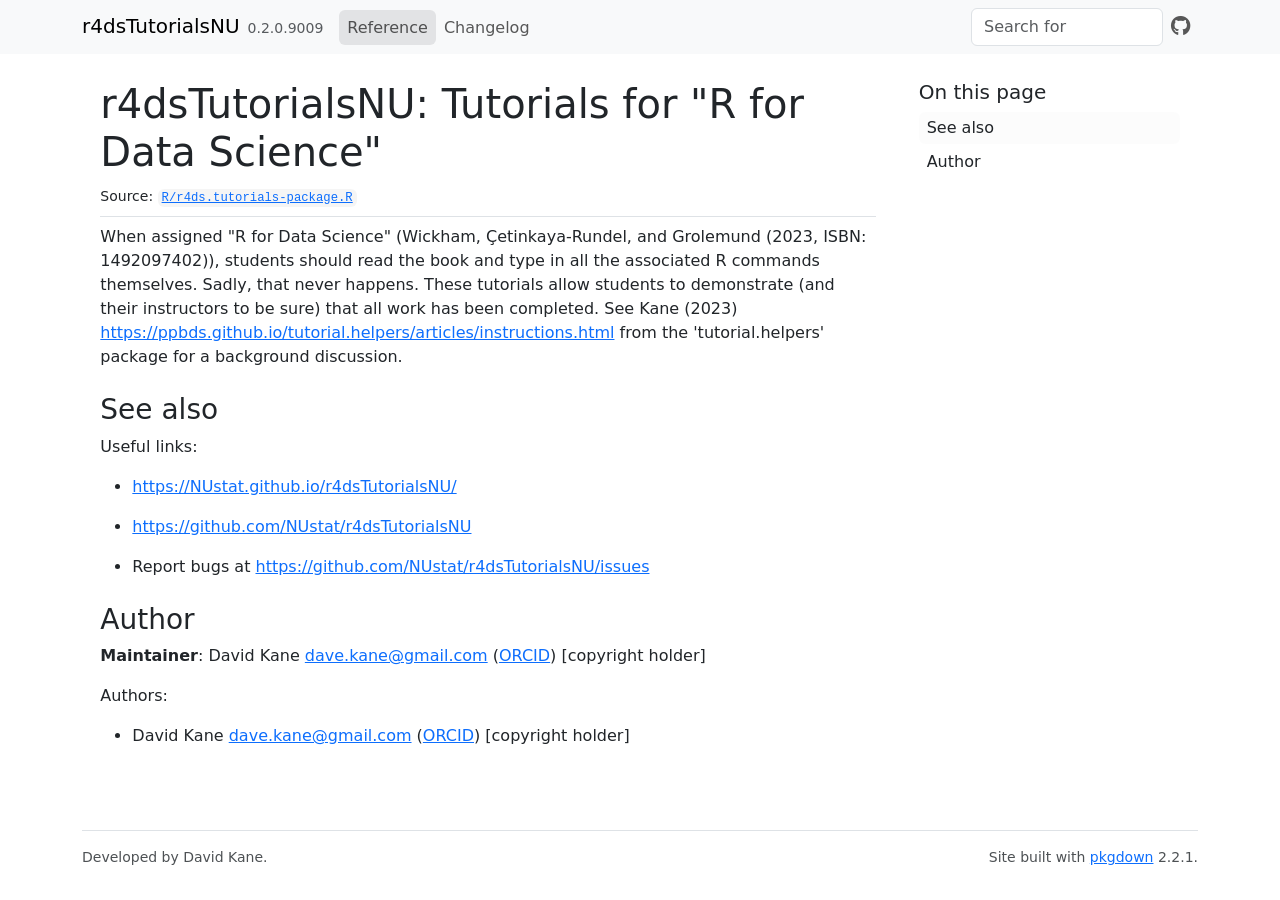
<file: reference/r4dsTutorialsNU.html>
<html>
  <head>
    <meta http-equiv="refresh" content="0;URL=https://NUstat.github.io/r4dsTutorialsNU/reference/r4dsTutorialsNU-package.html" />
    <meta name="robots" content="noindex">
    <link rel="canonical" href="https://NUstat.github.io/r4dsTutorialsNU/reference/r4dsTutorialsNU-package.html">
  </head>
</html>
</file>
<file: deps/font-awesome-6.5.2/css/v4-shims.min.css>
/*!
 * Font Awesome Free 6.5.2 by @fontawesome - https://fontawesome.com
 * License - https://fontawesome.com/license/free (Icons: CC BY 4.0, Fonts: SIL OFL 1.1, Code: MIT License)
 * Copyright 2024 Fonticons, Inc.
 */
.fa.fa-glass:before{content:"\f000"}.fa.fa-envelope-o{font-family:"Font Awesome 6 Free";font-weight:400}.fa.fa-envelope-o:before{content:"\f0e0"}.fa.fa-star-o{font-family:"Font Awesome 6 Free";font-weight:400}.fa.fa-star-o:before{content:"\f005"}.fa.fa-close:before,.fa.fa-remove:before{content:"\f00d"}.fa.fa-gear:before{content:"\f013"}.fa.fa-trash-o{font-family:"Font Awesome 6 Free";font-weight:400}.fa.fa-trash-o:before{content:"\f2ed"}.fa.fa-home:before{content:"\f015"}.fa.fa-file-o{font-family:"Font Awesome 6 Free";font-weight:400}.fa.fa-file-o:before{content:"\f15b"}.fa.fa-clock-o{font-family:"Font Awesome 6 Free";font-weight:400}.fa.fa-clock-o:before{content:"\f017"}.fa.fa-arrow-circle-o-down{font-family:"Font Awesome 6 Free";font-weight:400}.fa.fa-arrow-circle-o-down:before{content:"\f358"}.fa.fa-arrow-circle-o-up{font-family:"Font Awesome 6 Free";font-weight:400}.fa.fa-arrow-circle-o-up:before{content:"\f35b"}.fa.fa-play-circle-o{font-family:"Font Awesome 6 Free";font-weight:400}.fa.fa-play-circle-o:before{content:"\f144"}.fa.fa-repeat:before,.fa.fa-rotate-right:before{content:"\f01e"}.fa.fa-refresh:before{content:"\f021"}.fa.fa-list-alt{font-family:"Font Awesome 6 Free";font-weight:400}.fa.fa-list-alt:before{content:"\f022"}.fa.fa-dedent:before{content:"\f03b"}.fa.fa-video-camera:before{content:"\f03d"}.fa.fa-picture-o{font-family:"Font Awesome 6 Free";font-weight:400}.fa.fa-picture-o:before{content:"\f03e"}.fa.fa-photo{font-family:"Font Awesome 6 Free";font-weight:400}.fa.fa-photo:before{content:"\f03e"}.fa.fa-image{font-family:"Font Awesome 6 Free";font-weight:400}.fa.fa-image:before{content:"\f03e"}.fa.fa-map-marker:before{content:"\f3c5"}.fa.fa-pencil-square-o{font-family:"Font Awesome 6 Free";font-weight:400}.fa.fa-pencil-square-o:before{content:"\f044"}.fa.fa-edit{font-family:"Font Awesome 6 Free";font-weight:400}.fa.fa-edit:before{content:"\f044"}.fa.fa-share-square-o:before{content:"\f14d"}.fa.fa-check-square-o{font-family:"Font Awesome 6 Free";font-weight:400}.fa.fa-check-square-o:before{content:"\f14a"}.fa.fa-arrows:before{content:"\f0b2"}.fa.fa-times-circle-o{font-family:"Font Awesome 6 Free";font-weight:400}.fa.fa-times-circle-o:before{content:"\f057"}.fa.fa-check-circle-o{font-family:"Font Awesome 6 Free";font-weight:400}.fa.fa-check-circle-o:before{content:"\f058"}.fa.fa-mail-forward:before{content:"\f064"}.fa.fa-expand:before{content:"\f424"}.fa.fa-compress:before{content:"\f422"}.fa.fa-eye,.fa.fa-eye-slash{font-family:"Font Awesome 6 Free";font-weight:400}.fa.fa-warning:before{content:"\f071"}.fa.fa-calendar:before{content:"\f073"}.fa.fa-arrows-v:before{content:"\f338"}.fa.fa-arrows-h:before{content:"\f337"}.fa.fa-bar-chart-o:before,.fa.fa-bar-chart:before{content:"\e0e3"}.fa.fa-twitter-square{font-family:"Font Awesome 6 Brands";font-weight:400}.fa.fa-twitter-square:before{content:"\f081"}.fa.fa-facebook-square{font-family:"Font Awesome 6 Brands";font-weight:400}.fa.fa-facebook-square:before{content:"\f082"}.fa.fa-gears:before{content:"\f085"}.fa.fa-thumbs-o-up{font-family:"Font Awesome 6 Free";font-weight:400}.fa.fa-thumbs-o-up:before{content:"\f164"}.fa.fa-thumbs-o-down{font-family:"Font Awesome 6 Free";font-weight:400}.fa.fa-thumbs-o-down:before{content:"\f165"}.fa.fa-heart-o{font-family:"Font Awesome 6 Free";font-weight:400}.fa.fa-heart-o:before{content:"\f004"}.fa.fa-sign-out:before{content:"\f2f5"}.fa.fa-linkedin-square{font-family:"Font Awesome 6 Brands";font-weight:400}.fa.fa-linkedin-square:before{content:"\f08c"}.fa.fa-thumb-tack:before{content:"\f08d"}.fa.fa-external-link:before{content:"\f35d"}.fa.fa-sign-in:before{content:"\f2f6"}.fa.fa-github-square{font-family:"Font Awesome 6 Brands";font-weight:400}.fa.fa-github-square:before{content:"\f092"}.fa.fa-lemon-o{font-family:"Font Awesome 6 Free";font-weight:400}.fa.fa-lemon-o:before{content:"\f094"}.fa.fa-square-o{font-family:"Font Awesome 6 Free";font-weight:400}.fa.fa-square-o:before{content:"\f0c8"}.fa.fa-bookmark-o{font-family:"Font Awesome 6 Free";font-weight:400}.fa.fa-bookmark-o:before{content:"\f02e"}.fa.fa-facebook,.fa.fa-twitter{font-family:"Font Awesome 6 Brands";font-weight:400}.fa.fa-facebook:before{content:"\f39e"}.fa.fa-facebook-f{font-family:"Font Awesome 6 Brands";font-weight:400}.fa.fa-facebook-f:before{content:"\f39e"}.fa.fa-github{font-family:"Font Awesome 6 Brands";font-weight:400}.fa.fa-credit-card{font-family:"Font Awesome 6 Free";font-weight:400}.fa.fa-feed:before{content:"\f09e"}.fa.fa-hdd-o{font-family:"Font Awesome 6 Free";font-weight:400}.fa.fa-hdd-o:before{content:"\f0a0"}.fa.fa-hand-o-right{font-family:"Font Awesome 6 Free";font-weight:400}.fa.fa-hand-o-right:before{content:"\f0a4"}.fa.fa-hand-o-left{font-family:"Font Awesome 6 Free";font-weight:400}.fa.fa-hand-o-left:before{content:"\f0a5"}.fa.fa-hand-o-up{font-family:"Font Awesome 6 Free";font-weight:400}.fa.fa-hand-o-up:before{content:"\f0a6"}.fa.fa-hand-o-down{font-family:"Font Awesome 6 Free";font-weight:400}.fa.fa-hand-o-down:before{content:"\f0a7"}.fa.fa-globe:before{content:"\f57d"}.fa.fa-tasks:before{content:"\f828"}.fa.fa-arrows-alt:before{content:"\f31e"}.fa.fa-group:before{content:"\f0c0"}.fa.fa-chain:before{content:"\f0c1"}.fa.fa-cut:before{content:"\f0c4"}.fa.fa-files-o{font-family:"Font Awesome 6 Free";font-weight:400}.fa.fa-files-o:before{content:"\f0c5"}.fa.fa-floppy-o{font-family:"Font Awesome 6 Free";font-weight:400}.fa.fa-floppy-o:before{content:"\f0c7"}.fa.fa-save{font-family:"Font Awesome 6 Free";font-weight:400}.fa.fa-save:before{content:"\f0c7"}.fa.fa-navicon:before,.fa.fa-reorder:before{content:"\f0c9"}.fa.fa-magic:before{content:"\e2ca"}.fa.fa-pinterest,.fa.fa-pinterest-square{font-family:"Font Awesome 6 Brands";font-weight:400}.fa.fa-pinterest-square:before{content:"\f0d3"}.fa.fa-google-plus-square{font-family:"Font Awesome 6 Brands";font-weight:400}.fa.fa-google-plus-square:before{content:"\f0d4"}.fa.fa-google-plus{font-family:"Font Awesome 6 Brands";font-weight:400}.fa.fa-google-plus:before{content:"\f0d5"}.fa.fa-money:before{content:"\f3d1"}.fa.fa-unsorted:before{content:"\f0dc"}.fa.fa-sort-desc:before{content:"\f0dd"}.fa.fa-sort-asc:before{content:"\f0de"}.fa.fa-linkedin{font-family:"Font Awesome 6 Brands";font-weight:400}.fa.fa-linkedin:before{content:"\f0e1"}.fa.fa-rotate-left:before{content:"\f0e2"}.fa.fa-legal:before{content:"\f0e3"}.fa.fa-dashboard:before,.fa.fa-tachometer:before{content:"\f625"}.fa.fa-comment-o{font-family:"Font Awesome 6 Free";font-weight:400}.fa.fa-comment-o:before{content:"\f075"}.fa.fa-comments-o{font-family:"Font Awesome 6 Free";font-weight:400}.fa.fa-comments-o:before{content:"\f086"}.fa.fa-flash:before{content:"\f0e7"}.fa.fa-clipboard:before{content:"\f0ea"}.fa.fa-lightbulb-o{font-family:"Font Awesome 6 Free";font-weight:400}.fa.fa-lightbulb-o:before{content:"\f0eb"}.fa.fa-exchange:before{content:"\f362"}.fa.fa-cloud-download:before{content:"\f0ed"}.fa.fa-cloud-upload:before{content:"\f0ee"}.fa.fa-bell-o{font-family:"Font Awesome 6 Free";font-weight:400}.fa.fa-bell-o:before{content:"\f0f3"}.fa.fa-cutlery:before{content:"\f2e7"}.fa.fa-file-text-o{font-family:"Font Awesome 6 Free";font-weight:400}.fa.fa-file-text-o:before{content:"\f15c"}.fa.fa-building-o{font-family:"Font Awesome 6 Free";font-weight:400}.fa.fa-building-o:before{content:"\f1ad"}.fa.fa-hospital-o{font-family:"Font Awesome 6 Free";font-weight:400}.fa.fa-hospital-o:before{content:"\f0f8"}.fa.fa-tablet:before{content:"\f3fa"}.fa.fa-mobile-phone:before,.fa.fa-mobile:before{content:"\f3cd"}.fa.fa-circle-o{font-family:"Font Awesome 6 Free";font-weight:400}.fa.fa-circle-o:before{content:"\f111"}.fa.fa-mail-reply:before{content:"\f3e5"}.fa.fa-github-alt{font-family:"Font Awesome 6 Brands";font-weight:400}.fa.fa-folder-o{font-family:"Font Awesome 6 Free";font-weight:400}.fa.fa-folder-o:before{content:"\f07b"}.fa.fa-folder-open-o{font-family:"Font Awesome 6 Free";font-weight:400}.fa.fa-folder-open-o:before{content:"\f07c"}.fa.fa-smile-o{font-family:"Font Awesome 6 Free";font-weight:400}.fa.fa-smile-o:before{content:"\f118"}.fa.fa-frown-o{font-family:"Font Awesome 6 Free";font-weight:400}.fa.fa-frown-o:before{content:"\f119"}.fa.fa-meh-o{font-family:"Font Awesome 6 Free";font-weight:400}.fa.fa-meh-o:before{content:"\f11a"}.fa.fa-keyboard-o{font-family:"Font Awesome 6 Free";font-weight:400}.fa.fa-keyboard-o:before{content:"\f11c"}.fa.fa-flag-o{font-family:"Font Awesome 6 Free";font-weight:400}.fa.fa-flag-o:before{content:"\f024"}.fa.fa-mail-reply-all:before{content:"\f122"}.fa.fa-star-half-o{font-family:"Font Awesome 6 Free";font-weight:400}.fa.fa-star-half-o:before{content:"\f5c0"}.fa.fa-star-half-empty{font-family:"Font Awesome 6 Free";font-weight:400}.fa.fa-star-half-empty:before{content:"\f5c0"}.fa.fa-star-half-full{font-family:"Font Awesome 6 Free";font-weight:400}.fa.fa-star-half-full:before{content:"\f5c0"}.fa.fa-code-fork:before{content:"\f126"}.fa.fa-chain-broken:before,.fa.fa-unlink:before{content:"\f127"}.fa.fa-calendar-o{font-family:"Font Awesome 6 Free";font-weight:400}.fa.fa-calendar-o:before{content:"\f133"}.fa.fa-css3,.fa.fa-html5,.fa.fa-maxcdn{font-family:"Font Awesome 6 Brands";font-weight:400}.fa.fa-unlock-alt:before{content:"\f09c"}.fa.fa-minus-square-o{font-family:"Font Awesome 6 Free";font-weight:400}.fa.fa-minus-square-o:before{content:"\f146"}.fa.fa-level-up:before{content:"\f3bf"}.fa.fa-level-down:before{content:"\f3be"}.fa.fa-pencil-square:before{content:"\f14b"}.fa.fa-external-link-square:before{content:"\f360"}.fa.fa-compass{font-family:"Font Awesome 6 Free";font-weight:400}.fa.fa-caret-square-o-down{font-family:"Font Awesome 6 Free";font-weight:400}.fa.fa-caret-square-o-down:before{content:"\f150"}.fa.fa-toggle-down{font-family:"Font Awesome 6 Free";font-weight:400}.fa.fa-toggle-down:before{content:"\f150"}.fa.fa-caret-square-o-up{font-family:"Font Awesome 6 Free";font-weight:400}.fa.fa-caret-square-o-up:before{content:"\f151"}.fa.fa-toggle-up{font-family:"Font Awesome 6 Free";font-weight:400}.fa.fa-toggle-up:before{content:"\f151"}.fa.fa-caret-square-o-right{font-family:"Font Awesome 6 Free";font-weight:400}.fa.fa-caret-square-o-right:before{content:"\f152"}.fa.fa-toggle-right{font-family:"Font Awesome 6 Free";font-weight:400}.fa.fa-toggle-right:before{content:"\f152"}.fa.fa-eur:before,.fa.fa-euro:before{content:"\f153"}.fa.fa-gbp:before{content:"\f154"}.fa.fa-dollar:before,.fa.fa-usd:before{content:"\24"}.fa.fa-inr:before,.fa.fa-rupee:before{content:"\e1bc"}.fa.fa-cny:before,.fa.fa-jpy:before,.fa.fa-rmb:before,.fa.fa-yen:before{content:"\f157"}.fa.fa-rouble:before,.fa.fa-rub:before,.fa.fa-ruble:before{content:"\f158"}.fa.fa-krw:before,.fa.fa-won:before{content:"\f159"}.fa.fa-bitcoin,.fa.fa-btc{font-family:"Font Awesome 6 Brands";font-weight:400}.fa.fa-bitcoin:before{content:"\f15a"}.fa.fa-file-text:before{content:"\f15c"}.fa.fa-sort-alpha-asc:before{content:"\f15d"}.fa.fa-sort-alpha-desc:before{content:"\f881"}.fa.fa-sort-amount-asc:before{content:"\f884"}.fa.fa-sort-amount-desc:before{content:"\f160"}.fa.fa-sort-numeric-asc:before{content:"\f162"}.fa.fa-sort-numeric-desc:before{content:"\f886"}.fa.fa-youtube-square{font-family:"Font Awesome 6 Brands";font-weight:400}.fa.fa-youtube-square:before{content:"\f431"}.fa.fa-xing,.fa.fa-xing-square,.fa.fa-youtube{font-family:"Font Awesome 6 Brands";font-weight:400}.fa.fa-xing-square:before{content:"\f169"}.fa.fa-youtube-play{font-family:"Font Awesome 6 Brands";font-weight:400}.fa.fa-youtube-play:before{content:"\f167"}.fa.fa-adn,.fa.fa-bitbucket,.fa.fa-bitbucket-square,.fa.fa-dropbox,.fa.fa-flickr,.fa.fa-instagram,.fa.fa-stack-overflow{font-family:"Font Awesome 6 Brands";font-weight:400}.fa.fa-bitbucket-square:before{content:"\f171"}.fa.fa-tumblr,.fa.fa-tumblr-square{font-family:"Font Awesome 6 Brands";font-weight:400}.fa.fa-tumblr-square:before{content:"\f174"}.fa.fa-long-arrow-down:before{content:"\f309"}.fa.fa-long-arrow-up:before{content:"\f30c"}.fa.fa-long-arrow-left:before{content:"\f30a"}.fa.fa-long-arrow-right:before{content:"\f30b"}.fa.fa-android,.fa.fa-apple,.fa.fa-dribbble,.fa.fa-foursquare,.fa.fa-gittip,.fa.fa-gratipay,.fa.fa-linux,.fa.fa-skype,.fa.fa-trello,.fa.fa-windows{font-family:"Font Awesome 6 Brands";font-weight:400}.fa.fa-gittip:before{content:"\f184"}.fa.fa-sun-o{font-family:"Font Awesome 6 Free";font-weight:400}.fa.fa-sun-o:before{content:"\f185"}.fa.fa-moon-o{font-family:"Font Awesome 6 Free";font-weight:400}.fa.fa-moon-o:before{content:"\f186"}.fa.fa-pagelines,.fa.fa-renren,.fa.fa-stack-exchange,.fa.fa-vk,.fa.fa-weibo{font-family:"Font Awesome 6 Brands";font-weight:400}.fa.fa-arrow-circle-o-right{font-family:"Font Awesome 6 Free";font-weight:400}.fa.fa-arrow-circle-o-right:before{content:"\f35a"}.fa.fa-arrow-circle-o-left{font-family:"Font Awesome 6 Free";font-weight:400}.fa.fa-arrow-circle-o-left:before{content:"\f359"}.fa.fa-caret-square-o-left{font-family:"Font Awesome 6 Free";font-weight:400}.fa.fa-caret-square-o-left:before{content:"\f191"}.fa.fa-toggle-left{font-family:"Font Awesome 6 Free";font-weight:400}.fa.fa-toggle-left:before{content:"\f191"}.fa.fa-dot-circle-o{font-family:"Font Awesome 6 Free";font-weight:400}.fa.fa-dot-circle-o:before{content:"\f192"}.fa.fa-vimeo-square{font-family:"Font Awesome 6 Brands";font-weight:400}.fa.fa-vimeo-square:before{content:"\f194"}.fa.fa-try:before,.fa.fa-turkish-lira:before{content:"\e2bb"}.fa.fa-plus-square-o{font-family:"Font Awesome 6 Free";font-weight:400}.fa.fa-plus-square-o:before{content:"\f0fe"}.fa.fa-openid,.fa.fa-slack,.fa.fa-wordpress{font-family:"Font Awesome 6 Brands";font-weight:400}.fa.fa-bank:before,.fa.fa-institution:before{content:"\f19c"}.fa.fa-mortar-board:before{content:"\f19d"}.fa.fa-google,.fa.fa-reddit,.fa.fa-reddit-square,.fa.fa-yahoo{font-family:"Font Awesome 6 Brands";font-weight:400}.fa.fa-reddit-square:before{content:"\f1a2"}.fa.fa-behance,.fa.fa-behance-square,.fa.fa-delicious,.fa.fa-digg,.fa.fa-drupal,.fa.fa-joomla,.fa.fa-pied-piper-alt,.fa.fa-pied-piper-pp,.fa.fa-stumbleupon,.fa.fa-stumbleupon-circle{font-family:"Font Awesome 6 Brands";font-weight:400}.fa.fa-behance-square:before{content:"\f1b5"}.fa.fa-steam,.fa.fa-steam-square{font-family:"Font Awesome 6 Brands";font-weight:400}.fa.fa-steam-square:before{content:"\f1b7"}.fa.fa-automobile:before{content:"\f1b9"}.fa.fa-cab:before{content:"\f1ba"}.fa.fa-deviantart,.fa.fa-soundcloud,.fa.fa-spotify{font-family:"Font Awesome 6 Brands";font-weight:400}.fa.fa-file-pdf-o{font-family:"Font Awesome 6 Free";font-weight:400}.fa.fa-file-pdf-o:before{content:"\f1c1"}.fa.fa-file-word-o{font-family:"Font Awesome 6 Free";font-weight:400}.fa.fa-file-word-o:before{content:"\f1c2"}.fa.fa-file-excel-o{font-family:"Font Awesome 6 Free";font-weight:400}.fa.fa-file-excel-o:before{content:"\f1c3"}.fa.fa-file-powerpoint-o{font-family:"Font Awesome 6 Free";font-weight:400}.fa.fa-file-powerpoint-o:before{content:"\f1c4"}.fa.fa-file-image-o{font-family:"Font Awesome 6 Free";font-weight:400}.fa.fa-file-image-o:before{content:"\f1c5"}.fa.fa-file-photo-o{font-family:"Font Awesome 6 Free";font-weight:400}.fa.fa-file-photo-o:before{content:"\f1c5"}.fa.fa-file-picture-o{font-family:"Font Awesome 6 Free";font-weight:400}.fa.fa-file-picture-o:before{content:"\f1c5"}.fa.fa-file-archive-o{font-family:"Font Awesome 6 Free";font-weight:400}.fa.fa-file-archive-o:before{content:"\f1c6"}.fa.fa-file-zip-o{font-family:"Font Awesome 6 Free";font-weight:400}.fa.fa-file-zip-o:before{content:"\f1c6"}.fa.fa-file-audio-o{font-family:"Font Awesome 6 Free";font-weight:400}.fa.fa-file-audio-o:before{content:"\f1c7"}.fa.fa-file-sound-o{font-family:"Font Awesome 6 Free";font-weight:400}.fa.fa-file-sound-o:before{content:"\f1c7"}.fa.fa-file-video-o{font-family:"Font Awesome 6 Free";font-weight:400}.fa.fa-file-video-o:before{content:"\f1c8"}.fa.fa-file-movie-o{font-family:"Font Awesome 6 Free";font-weight:400}.fa.fa-file-movie-o:before{content:"\f1c8"}.fa.fa-file-code-o{font-family:"Font Awesome 6 Free";font-weight:400}.fa.fa-file-code-o:before{content:"\f1c9"}.fa.fa-codepen,.fa.fa-jsfiddle,.fa.fa-vine{font-family:"Font Awesome 6 Brands";font-weight:400}.fa.fa-life-bouy:before,.fa.fa-life-buoy:before,.fa.fa-life-saver:before,.fa.fa-support:before{content:"\f1cd"}.fa.fa-circle-o-notch:before{content:"\f1ce"}.fa.fa-ra,.fa.fa-rebel{font-family:"Font Awesome 6 Brands";font-weight:400}.fa.fa-ra:before{content:"\f1d0"}.fa.fa-resistance{font-family:"Font Awesome 6 Brands";font-weight:400}.fa.fa-resistance:before{content:"\f1d0"}.fa.fa-empire,.fa.fa-ge{font-family:"Font Awesome 6 Brands";font-weight:400}.fa.fa-ge:before{content:"\f1d1"}.fa.fa-git-square{font-family:"Font Awesome 6 Brands";font-weight:400}.fa.fa-git-square:before{content:"\f1d2"}.fa.fa-git,.fa.fa-hacker-news,.fa.fa-y-combinator-square{font-family:"Font Awesome 6 Brands";font-weight:400}.fa.fa-y-combinator-square:before{content:"\f1d4"}.fa.fa-yc-square{font-family:"Font Awesome 6 Brands";font-weight:400}.fa.fa-yc-square:before{content:"\f1d4"}.fa.fa-qq,.fa.fa-tencent-weibo,.fa.fa-wechat,.fa.fa-weixin{font-family:"Font Awesome 6 Brands";font-weight:400}.fa.fa-wechat:before{content:"\f1d7"}.fa.fa-send:before{content:"\f1d8"}.fa.fa-paper-plane-o{font-family:"Font Awesome 6 Free";font-weight:400}.fa.fa-paper-plane-o:before{content:"\f1d8"}.fa.fa-send-o{font-family:"Font Awesome 6 Free";font-weight:400}.fa.fa-send-o:before{content:"\f1d8"}.fa.fa-circle-thin{font-family:"Font Awesome 6 Free";font-weight:400}.fa.fa-circle-thin:before{content:"\f111"}.fa.fa-header:before{content:"\f1dc"}.fa.fa-futbol-o{font-family:"Font Awesome 6 Free";font-weight:400}.fa.fa-futbol-o:before{content:"\f1e3"}.fa.fa-soccer-ball-o{font-family:"Font Awesome 6 Free";font-weight:400}.fa.fa-soccer-ball-o:before{content:"\f1e3"}.fa.fa-slideshare,.fa.fa-twitch,.fa.fa-yelp{font-family:"Font Awesome 6 Brands";font-weight:400}.fa.fa-newspaper-o{font-family:"Font Awesome 6 Free";font-weight:400}.fa.fa-newspaper-o:before{content:"\f1ea"}.fa.fa-cc-amex,.fa.fa-cc-discover,.fa.fa-cc-mastercard,.fa.fa-cc-paypal,.fa.fa-cc-stripe,.fa.fa-cc-visa,.fa.fa-google-wallet,.fa.fa-paypal{font-family:"Font Awesome 6 Brands";font-weight:400}.fa.fa-bell-slash-o{font-family:"Font Awesome 6 Free";font-weight:400}.fa.fa-bell-slash-o:before{content:"\f1f6"}.fa.fa-trash:before{content:"\f2ed"}.fa.fa-copyright{font-family:"Font Awesome 6 Free";font-weight:400}.fa.fa-eyedropper:before{content:"\f1fb"}.fa.fa-area-chart:before{content:"\f1fe"}.fa.fa-pie-chart:before{content:"\f200"}.fa.fa-line-chart:before{content:"\f201"}.fa.fa-lastfm,.fa.fa-lastfm-square{font-family:"Font Awesome 6 Brands";font-weight:400}.fa.fa-lastfm-square:before{content:"\f203"}.fa.fa-angellist,.fa.fa-ioxhost{font-family:"Font Awesome 6 Brands";font-weight:400}.fa.fa-cc{font-family:"Font Awesome 6 Free";font-weight:400}.fa.fa-cc:before{content:"\f20a"}.fa.fa-ils:before,.fa.fa-shekel:before,.fa.fa-sheqel:before{content:"\f20b"}.fa.fa-buysellads,.fa.fa-connectdevelop,.fa.fa-dashcube,.fa.fa-forumbee,.fa.fa-leanpub,.fa.fa-sellsy,.fa.fa-shirtsinbulk,.fa.fa-simplybuilt,.fa.fa-skyatlas{font-family:"Font Awesome 6 Brands";font-weight:400}.fa.fa-diamond{font-family:"Font Awesome 6 Free";font-weight:400}.fa.fa-diamond:before{content:"\f3a5"}.fa.fa-intersex:before,.fa.fa-transgender:before{content:"\f224"}.fa.fa-transgender-alt:before{content:"\f225"}.fa.fa-facebook-official{font-family:"Font Awesome 6 Brands";font-weight:400}.fa.fa-facebook-official:before{content:"\f09a"}.fa.fa-pinterest-p,.fa.fa-whatsapp{font-family:"Font Awesome 6 Brands";font-weight:400}.fa.fa-hotel:before{content:"\f236"}.fa.fa-medium,.fa.fa-viacoin,.fa.fa-y-combinator,.fa.fa-yc{font-family:"Font Awesome 6 Brands";font-weight:400}.fa.fa-yc:before{content:"\f23b"}.fa.fa-expeditedssl,.fa.fa-opencart,.fa.fa-optin-monster{font-family:"Font Awesome 6 Brands";font-weight:400}.fa.fa-battery-4:before,.fa.fa-battery:before{content:"\f240"}.fa.fa-battery-3:before{content:"\f241"}.fa.fa-battery-2:before{content:"\f242"}.fa.fa-battery-1:before{content:"\f243"}.fa.fa-battery-0:before{content:"\f244"}.fa.fa-object-group,.fa.fa-object-ungroup,.fa.fa-sticky-note-o{font-family:"Font Awesome 6 Free";font-weight:400}.fa.fa-sticky-note-o:before{content:"\f249"}.fa.fa-cc-diners-club,.fa.fa-cc-jcb{font-family:"Font Awesome 6 Brands";font-weight:400}.fa.fa-clone{font-family:"Font Awesome 6 Free";font-weight:400}.fa.fa-hourglass-o:before{content:"\f254"}.fa.fa-hourglass-1:before{content:"\f251"}.fa.fa-hourglass-2:before{content:"\f252"}.fa.fa-hourglass-3:before{content:"\f253"}.fa.fa-hand-rock-o{font-family:"Font Awesome 6 Free";font-weight:400}.fa.fa-hand-rock-o:before{content:"\f255"}.fa.fa-hand-grab-o{font-family:"Font Awesome 6 Free";font-weight:400}.fa.fa-hand-grab-o:before{content:"\f255"}.fa.fa-hand-paper-o{font-family:"Font Awesome 6 Free";font-weight:400}.fa.fa-hand-paper-o:before{content:"\f256"}.fa.fa-hand-stop-o{font-family:"Font Awesome 6 Free";font-weight:400}.fa.fa-hand-stop-o:before{content:"\f256"}.fa.fa-hand-scissors-o{font-family:"Font Awesome 6 Free";font-weight:400}.fa.fa-hand-scissors-o:before{content:"\f257"}.fa.fa-hand-lizard-o{font-family:"Font Awesome 6 Free";font-weight:400}.fa.fa-hand-lizard-o:before{content:"\f258"}.fa.fa-hand-spock-o{font-family:"Font Awesome 6 Free";font-weight:400}.fa.fa-hand-spock-o:before{content:"\f259"}.fa.fa-hand-pointer-o{font-family:"Font Awesome 6 Free";font-weight:400}.fa.fa-hand-pointer-o:before{content:"\f25a"}.fa.fa-hand-peace-o{font-family:"Font Awesome 6 Free";font-weight:400}.fa.fa-hand-peace-o:before{content:"\f25b"}.fa.fa-registered{font-family:"Font Awesome 6 Free";font-weight:400}.fa.fa-creative-commons,.fa.fa-gg,.fa.fa-gg-circle,.fa.fa-odnoklassniki,.fa.fa-odnoklassniki-square{font-family:"Font Awesome 6 Brands";font-weight:400}.fa.fa-odnoklassniki-square:before{content:"\f264"}.fa.fa-chrome,.fa.fa-firefox,.fa.fa-get-pocket,.fa.fa-internet-explorer,.fa.fa-opera,.fa.fa-safari,.fa.fa-wikipedia-w{font-family:"Font Awesome 6 Brands";font-weight:400}.fa.fa-television:before{content:"\f26c"}.fa.fa-500px,.fa.fa-amazon,.fa.fa-contao{font-family:"Font Awesome 6 Brands";font-weight:400}.fa.fa-calendar-plus-o{font-family:"Font Awesome 6 Free";font-weight:400}.fa.fa-calendar-plus-o:before{content:"\f271"}.fa.fa-calendar-minus-o{font-family:"Font Awesome 6 Free";font-weight:400}.fa.fa-calendar-minus-o:before{content:"\f272"}.fa.fa-calendar-times-o{font-family:"Font Awesome 6 Free";font-weight:400}.fa.fa-calendar-times-o:before{content:"\f273"}.fa.fa-calendar-check-o{font-family:"Font Awesome 6 Free";font-weight:400}.fa.fa-calendar-check-o:before{content:"\f274"}.fa.fa-map-o{font-family:"Font Awesome 6 Free";font-weight:400}.fa.fa-map-o:before{content:"\f279"}.fa.fa-commenting:before{content:"\f4ad"}.fa.fa-commenting-o{font-family:"Font Awesome 6 Free";font-weight:400}.fa.fa-commenting-o:before{content:"\f4ad"}.fa.fa-houzz,.fa.fa-vimeo{font-family:"Font Awesome 6 Brands";font-weight:400}.fa.fa-vimeo:before{content:"\f27d"}.fa.fa-black-tie,.fa.fa-edge,.fa.fa-fonticons,.fa.fa-reddit-alien{font-family:"Font Awesome 6 Brands";font-weight:400}.fa.fa-credit-card-alt:before{content:"\f09d"}.fa.fa-codiepie,.fa.fa-fort-awesome,.fa.fa-mixcloud,.fa.fa-modx,.fa.fa-product-hunt,.fa.fa-scribd,.fa.fa-usb{font-family:"Font Awesome 6 Brands";font-weight:400}.fa.fa-pause-circle-o{font-family:"Font Awesome 6 Free";font-weight:400}.fa.fa-pause-circle-o:before{content:"\f28b"}.fa.fa-stop-circle-o{font-family:"Font Awesome 6 Free";font-weight:400}.fa.fa-stop-circle-o:before{content:"\f28d"}.fa.fa-bluetooth,.fa.fa-bluetooth-b,.fa.fa-envira,.fa.fa-gitlab,.fa.fa-wheelchair-alt,.fa.fa-wpbeginner,.fa.fa-wpforms{font-family:"Font Awesome 6 Brands";font-weight:400}.fa.fa-wheelchair-alt:before{content:"\f368"}.fa.fa-question-circle-o{font-family:"Font Awesome 6 Free";font-weight:400}.fa.fa-question-circle-o:before{content:"\f059"}.fa.fa-volume-control-phone:before{content:"\f2a0"}.fa.fa-asl-interpreting:before{content:"\f2a3"}.fa.fa-deafness:before,.fa.fa-hard-of-hearing:before{content:"\f2a4"}.fa.fa-glide,.fa.fa-glide-g{font-family:"Font Awesome 6 Brands";font-weight:400}.fa.fa-signing:before{content:"\f2a7"}.fa.fa-viadeo,.fa.fa-viadeo-square{font-family:"Font Awesome 6 Brands";font-weight:400}.fa.fa-viadeo-square:before{content:"\f2aa"}.fa.fa-snapchat,.fa.fa-snapchat-ghost{font-family:"Font Awesome 6 Brands";font-weight:400}.fa.fa-snapchat-ghost:before{content:"\f2ab"}.fa.fa-snapchat-square{font-family:"Font Awesome 6 Brands";font-weight:400}.fa.fa-snapchat-square:before{content:"\f2ad"}.fa.fa-first-order,.fa.fa-google-plus-official,.fa.fa-pied-piper,.fa.fa-themeisle,.fa.fa-yoast{font-family:"Font Awesome 6 Brands";font-weight:400}.fa.fa-google-plus-official:before{content:"\f2b3"}.fa.fa-google-plus-circle{font-family:"Font Awesome 6 Brands";font-weight:400}.fa.fa-google-plus-circle:before{content:"\f2b3"}.fa.fa-fa,.fa.fa-font-awesome{font-family:"Font Awesome 6 Brands";font-weight:400}.fa.fa-fa:before{content:"\f2b4"}.fa.fa-handshake-o{font-family:"Font Awesome 6 Free";font-weight:400}.fa.fa-handshake-o:before{content:"\f2b5"}.fa.fa-envelope-open-o{font-family:"Font Awesome 6 Free";font-weight:400}.fa.fa-envelope-open-o:before{content:"\f2b6"}.fa.fa-linode{font-family:"Font Awesome 6 Brands";font-weight:400}.fa.fa-address-book-o{font-family:"Font Awesome 6 Free";font-weight:400}.fa.fa-address-book-o:before{content:"\f2b9"}.fa.fa-vcard:before{content:"\f2bb"}.fa.fa-address-card-o{font-family:"Font Awesome 6 Free";font-weight:400}.fa.fa-address-card-o:before{content:"\f2bb"}.fa.fa-vcard-o{font-family:"Font Awesome 6 Free";font-weight:400}.fa.fa-vcard-o:before{content:"\f2bb"}.fa.fa-user-circle-o{font-family:"Font Awesome 6 Free";font-weight:400}.fa.fa-user-circle-o:before{content:"\f2bd"}.fa.fa-user-o{font-family:"Font Awesome 6 Free";font-weight:400}.fa.fa-user-o:before{content:"\f007"}.fa.fa-id-badge{font-family:"Font Awesome 6 Free";font-weight:400}.fa.fa-drivers-license:before{content:"\f2c2"}.fa.fa-id-card-o{font-family:"Font Awesome 6 Free";font-weight:400}.fa.fa-id-card-o:before{content:"\f2c2"}.fa.fa-drivers-license-o{font-family:"Font Awesome 6 Free";font-weight:400}.fa.fa-drivers-license-o:before{content:"\f2c2"}.fa.fa-free-code-camp,.fa.fa-quora,.fa.fa-telegram{font-family:"Font Awesome 6 Brands";font-weight:400}.fa.fa-thermometer-4:before,.fa.fa-thermometer:before{content:"\f2c7"}.fa.fa-thermometer-3:before{content:"\f2c8"}.fa.fa-thermometer-2:before{content:"\f2c9"}.fa.fa-thermometer-1:before{content:"\f2ca"}.fa.fa-thermometer-0:before{content:"\f2cb"}.fa.fa-bathtub:before,.fa.fa-s15:before{content:"\f2cd"}.fa.fa-window-maximize,.fa.fa-window-restore{font-family:"Font Awesome 6 Free";font-weight:400}.fa.fa-times-rectangle:before{content:"\f410"}.fa.fa-window-close-o{font-family:"Font Awesome 6 Free";font-weight:400}.fa.fa-window-close-o:before{content:"\f410"}.fa.fa-times-rectangle-o{font-family:"Font Awesome 6 Free";font-weight:400}.fa.fa-times-rectangle-o:before{content:"\f410"}.fa.fa-bandcamp,.fa.fa-eercast,.fa.fa-etsy,.fa.fa-grav,.fa.fa-imdb,.fa.fa-ravelry{font-family:"Font Awesome 6 Brands";font-weight:400}.fa.fa-eercast:before{content:"\f2da"}.fa.fa-snowflake-o{font-family:"Font Awesome 6 Free";font-weight:400}.fa.fa-snowflake-o:before{content:"\f2dc"}.fa.fa-meetup,.fa.fa-superpowers,.fa.fa-wpexplorer{font-family:"Font Awesome 6 Brands";font-weight:400}
</file>
<file: deps/font-awesome-6.4.2/css/v4-shims.min.css>
/*!
 * Font Awesome Free 6.4.2 by @fontawesome - https://fontawesome.com
 * License - https://fontawesome.com/license/free (Icons: CC BY 4.0, Fonts: SIL OFL 1.1, Code: MIT License)
 * Copyright 2023 Fonticons, Inc.
 */
.fa.fa-glass:before{content:"\f000"}.fa.fa-envelope-o{font-family:"Font Awesome 6 Free";font-weight:400}.fa.fa-envelope-o:before{content:"\f0e0"}.fa.fa-star-o{font-family:"Font Awesome 6 Free";font-weight:400}.fa.fa-star-o:before{content:"\f005"}.fa.fa-close:before,.fa.fa-remove:before{content:"\f00d"}.fa.fa-gear:before{content:"\f013"}.fa.fa-trash-o{font-family:"Font Awesome 6 Free";font-weight:400}.fa.fa-trash-o:before{content:"\f2ed"}.fa.fa-home:before{content:"\f015"}.fa.fa-file-o{font-family:"Font Awesome 6 Free";font-weight:400}.fa.fa-file-o:before{content:"\f15b"}.fa.fa-clock-o{font-family:"Font Awesome 6 Free";font-weight:400}.fa.fa-clock-o:before{content:"\f017"}.fa.fa-arrow-circle-o-down{font-family:"Font Awesome 6 Free";font-weight:400}.fa.fa-arrow-circle-o-down:before{content:"\f358"}.fa.fa-arrow-circle-o-up{font-family:"Font Awesome 6 Free";font-weight:400}.fa.fa-arrow-circle-o-up:before{content:"\f35b"}.fa.fa-play-circle-o{font-family:"Font Awesome 6 Free";font-weight:400}.fa.fa-play-circle-o:before{content:"\f144"}.fa.fa-repeat:before,.fa.fa-rotate-right:before{content:"\f01e"}.fa.fa-refresh:before{content:"\f021"}.fa.fa-list-alt{font-family:"Font Awesome 6 Free";font-weight:400}.fa.fa-list-alt:before{content:"\f022"}.fa.fa-dedent:before{content:"\f03b"}.fa.fa-video-camera:before{content:"\f03d"}.fa.fa-picture-o{font-family:"Font Awesome 6 Free";font-weight:400}.fa.fa-picture-o:before{content:"\f03e"}.fa.fa-photo{font-family:"Font Awesome 6 Free";font-weight:400}.fa.fa-photo:before{content:"\f03e"}.fa.fa-image{font-family:"Font Awesome 6 Free";font-weight:400}.fa.fa-image:before{content:"\f03e"}.fa.fa-map-marker:before{content:"\f3c5"}.fa.fa-pencil-square-o{font-family:"Font Awesome 6 Free";font-weight:400}.fa.fa-pencil-square-o:before{content:"\f044"}.fa.fa-edit{font-family:"Font Awesome 6 Free";font-weight:400}.fa.fa-edit:before{content:"\f044"}.fa.fa-share-square-o:before{content:"\f14d"}.fa.fa-check-square-o{font-family:"Font Awesome 6 Free";font-weight:400}.fa.fa-check-square-o:before{content:"\f14a"}.fa.fa-arrows:before{content:"\f0b2"}.fa.fa-times-circle-o{font-family:"Font Awesome 6 Free";font-weight:400}.fa.fa-times-circle-o:before{content:"\f057"}.fa.fa-check-circle-o{font-family:"Font Awesome 6 Free";font-weight:400}.fa.fa-check-circle-o:before{content:"\f058"}.fa.fa-mail-forward:before{content:"\f064"}.fa.fa-expand:before{content:"\f424"}.fa.fa-compress:before{content:"\f422"}.fa.fa-eye,.fa.fa-eye-slash{font-family:"Font Awesome 6 Free";font-weight:400}.fa.fa-warning:before{content:"\f071"}.fa.fa-calendar:before{content:"\f073"}.fa.fa-arrows-v:before{content:"\f338"}.fa.fa-arrows-h:before{content:"\f337"}.fa.fa-bar-chart-o:before,.fa.fa-bar-chart:before{content:"\e0e3"}.fa.fa-twitter-square{font-family:"Font Awesome 6 Brands";font-weight:400}.fa.fa-twitter-square:before{content:"\f081"}.fa.fa-facebook-square{font-family:"Font Awesome 6 Brands";font-weight:400}.fa.fa-facebook-square:before{content:"\f082"}.fa.fa-gears:before{content:"\f085"}.fa.fa-thumbs-o-up{font-family:"Font Awesome 6 Free";font-weight:400}.fa.fa-thumbs-o-up:before{content:"\f164"}.fa.fa-thumbs-o-down{font-family:"Font Awesome 6 Free";font-weight:400}.fa.fa-thumbs-o-down:before{content:"\f165"}.fa.fa-heart-o{font-family:"Font Awesome 6 Free";font-weight:400}.fa.fa-heart-o:before{content:"\f004"}.fa.fa-sign-out:before{content:"\f2f5"}.fa.fa-linkedin-square{font-family:"Font Awesome 6 Brands";font-weight:400}.fa.fa-linkedin-square:before{content:"\f08c"}.fa.fa-thumb-tack:before{content:"\f08d"}.fa.fa-external-link:before{content:"\f35d"}.fa.fa-sign-in:before{content:"\f2f6"}.fa.fa-github-square{font-family:"Font Awesome 6 Brands";font-weight:400}.fa.fa-github-square:before{content:"\f092"}.fa.fa-lemon-o{font-family:"Font Awesome 6 Free";font-weight:400}.fa.fa-lemon-o:before{content:"\f094"}.fa.fa-square-o{font-family:"Font Awesome 6 Free";font-weight:400}.fa.fa-square-o:before{content:"\f0c8"}.fa.fa-bookmark-o{font-family:"Font Awesome 6 Free";font-weight:400}.fa.fa-bookmark-o:before{content:"\f02e"}.fa.fa-facebook,.fa.fa-twitter{font-family:"Font Awesome 6 Brands";font-weight:400}.fa.fa-facebook:before{content:"\f39e"}.fa.fa-facebook-f{font-family:"Font Awesome 6 Brands";font-weight:400}.fa.fa-facebook-f:before{content:"\f39e"}.fa.fa-github{font-family:"Font Awesome 6 Brands";font-weight:400}.fa.fa-credit-card{font-family:"Font Awesome 6 Free";font-weight:400}.fa.fa-feed:before{content:"\f09e"}.fa.fa-hdd-o{font-family:"Font Awesome 6 Free";font-weight:400}.fa.fa-hdd-o:before{content:"\f0a0"}.fa.fa-hand-o-right{font-family:"Font Awesome 6 Free";font-weight:400}.fa.fa-hand-o-right:before{content:"\f0a4"}.fa.fa-hand-o-left{font-family:"Font Awesome 6 Free";font-weight:400}.fa.fa-hand-o-left:before{content:"\f0a5"}.fa.fa-hand-o-up{font-family:"Font Awesome 6 Free";font-weight:400}.fa.fa-hand-o-up:before{content:"\f0a6"}.fa.fa-hand-o-down{font-family:"Font Awesome 6 Free";font-weight:400}.fa.fa-hand-o-down:before{content:"\f0a7"}.fa.fa-globe:before{content:"\f57d"}.fa.fa-tasks:before{content:"\f828"}.fa.fa-arrows-alt:before{content:"\f31e"}.fa.fa-group:before{content:"\f0c0"}.fa.fa-chain:before{content:"\f0c1"}.fa.fa-cut:before{content:"\f0c4"}.fa.fa-files-o{font-family:"Font Awesome 6 Free";font-weight:400}.fa.fa-files-o:before{content:"\f0c5"}.fa.fa-floppy-o{font-family:"Font Awesome 6 Free";font-weight:400}.fa.fa-floppy-o:before{content:"\f0c7"}.fa.fa-save{font-family:"Font Awesome 6 Free";font-weight:400}.fa.fa-save:before{content:"\f0c7"}.fa.fa-navicon:before,.fa.fa-reorder:before{content:"\f0c9"}.fa.fa-magic:before{content:"\e2ca"}.fa.fa-pinterest,.fa.fa-pinterest-square{font-family:"Font Awesome 6 Brands";font-weight:400}.fa.fa-pinterest-square:before{content:"\f0d3"}.fa.fa-google-plus-square{font-family:"Font Awesome 6 Brands";font-weight:400}.fa.fa-google-plus-square:before{content:"\f0d4"}.fa.fa-google-plus{font-family:"Font Awesome 6 Brands";font-weight:400}.fa.fa-google-plus:before{content:"\f0d5"}.fa.fa-money:before{content:"\f3d1"}.fa.fa-unsorted:before{content:"\f0dc"}.fa.fa-sort-desc:before{content:"\f0dd"}.fa.fa-sort-asc:before{content:"\f0de"}.fa.fa-linkedin{font-family:"Font Awesome 6 Brands";font-weight:400}.fa.fa-linkedin:before{content:"\f0e1"}.fa.fa-rotate-left:before{content:"\f0e2"}.fa.fa-legal:before{content:"\f0e3"}.fa.fa-dashboard:before,.fa.fa-tachometer:before{content:"\f625"}.fa.fa-comment-o{font-family:"Font Awesome 6 Free";font-weight:400}.fa.fa-comment-o:before{content:"\f075"}.fa.fa-comments-o{font-family:"Font Awesome 6 Free";font-weight:400}.fa.fa-comments-o:before{content:"\f086"}.fa.fa-flash:before{content:"\f0e7"}.fa.fa-clipboard:before{content:"\f0ea"}.fa.fa-lightbulb-o{font-family:"Font Awesome 6 Free";font-weight:400}.fa.fa-lightbulb-o:before{content:"\f0eb"}.fa.fa-exchange:before{content:"\f362"}.fa.fa-cloud-download:before{content:"\f0ed"}.fa.fa-cloud-upload:before{content:"\f0ee"}.fa.fa-bell-o{font-family:"Font Awesome 6 Free";font-weight:400}.fa.fa-bell-o:before{content:"\f0f3"}.fa.fa-cutlery:before{content:"\f2e7"}.fa.fa-file-text-o{font-family:"Font Awesome 6 Free";font-weight:400}.fa.fa-file-text-o:before{content:"\f15c"}.fa.fa-building-o{font-family:"Font Awesome 6 Free";font-weight:400}.fa.fa-building-o:before{content:"\f1ad"}.fa.fa-hospital-o{font-family:"Font Awesome 6 Free";font-weight:400}.fa.fa-hospital-o:before{content:"\f0f8"}.fa.fa-tablet:before{content:"\f3fa"}.fa.fa-mobile-phone:before,.fa.fa-mobile:before{content:"\f3cd"}.fa.fa-circle-o{font-family:"Font Awesome 6 Free";font-weight:400}.fa.fa-circle-o:before{content:"\f111"}.fa.fa-mail-reply:before{content:"\f3e5"}.fa.fa-github-alt{font-family:"Font Awesome 6 Brands";font-weight:400}.fa.fa-folder-o{font-family:"Font Awesome 6 Free";font-weight:400}.fa.fa-folder-o:before{content:"\f07b"}.fa.fa-folder-open-o{font-family:"Font Awesome 6 Free";font-weight:400}.fa.fa-folder-open-o:before{content:"\f07c"}.fa.fa-smile-o{font-family:"Font Awesome 6 Free";font-weight:400}.fa.fa-smile-o:before{content:"\f118"}.fa.fa-frown-o{font-family:"Font Awesome 6 Free";font-weight:400}.fa.fa-frown-o:before{content:"\f119"}.fa.fa-meh-o{font-family:"Font Awesome 6 Free";font-weight:400}.fa.fa-meh-o:before{content:"\f11a"}.fa.fa-keyboard-o{font-family:"Font Awesome 6 Free";font-weight:400}.fa.fa-keyboard-o:before{content:"\f11c"}.fa.fa-flag-o{font-family:"Font Awesome 6 Free";font-weight:400}.fa.fa-flag-o:before{content:"\f024"}.fa.fa-mail-reply-all:before{content:"\f122"}.fa.fa-star-half-o{font-family:"Font Awesome 6 Free";font-weight:400}.fa.fa-star-half-o:before{content:"\f5c0"}.fa.fa-star-half-empty{font-family:"Font Awesome 6 Free";font-weight:400}.fa.fa-star-half-empty:before{content:"\f5c0"}.fa.fa-star-half-full{font-family:"Font Awesome 6 Free";font-weight:400}.fa.fa-star-half-full:before{content:"\f5c0"}.fa.fa-code-fork:before{content:"\f126"}.fa.fa-chain-broken:before,.fa.fa-unlink:before{content:"\f127"}.fa.fa-calendar-o{font-family:"Font Awesome 6 Free";font-weight:400}.fa.fa-calendar-o:before{content:"\f133"}.fa.fa-css3,.fa.fa-html5,.fa.fa-maxcdn{font-family:"Font Awesome 6 Brands";font-weight:400}.fa.fa-unlock-alt:before{content:"\f09c"}.fa.fa-minus-square-o{font-family:"Font Awesome 6 Free";font-weight:400}.fa.fa-minus-square-o:before{content:"\f146"}.fa.fa-level-up:before{content:"\f3bf"}.fa.fa-level-down:before{content:"\f3be"}.fa.fa-pencil-square:before{content:"\f14b"}.fa.fa-external-link-square:before{content:"\f360"}.fa.fa-compass{font-family:"Font Awesome 6 Free";font-weight:400}.fa.fa-caret-square-o-down{font-family:"Font Awesome 6 Free";font-weight:400}.fa.fa-caret-square-o-down:before{content:"\f150"}.fa.fa-toggle-down{font-family:"Font Awesome 6 Free";font-weight:400}.fa.fa-toggle-down:before{content:"\f150"}.fa.fa-caret-square-o-up{font-family:"Font Awesome 6 Free";font-weight:400}.fa.fa-caret-square-o-up:before{content:"\f151"}.fa.fa-toggle-up{font-family:"Font Awesome 6 Free";font-weight:400}.fa.fa-toggle-up:before{content:"\f151"}.fa.fa-caret-square-o-right{font-family:"Font Awesome 6 Free";font-weight:400}.fa.fa-caret-square-o-right:before{content:"\f152"}.fa.fa-toggle-right{font-family:"Font Awesome 6 Free";font-weight:400}.fa.fa-toggle-right:before{content:"\f152"}.fa.fa-eur:before,.fa.fa-euro:before{content:"\f153"}.fa.fa-gbp:before{content:"\f154"}.fa.fa-dollar:before,.fa.fa-usd:before{content:"\24"}.fa.fa-inr:before,.fa.fa-rupee:before{content:"\e1bc"}.fa.fa-cny:before,.fa.fa-jpy:before,.fa.fa-rmb:before,.fa.fa-yen:before{content:"\f157"}.fa.fa-rouble:before,.fa.fa-rub:before,.fa.fa-ruble:before{content:"\f158"}.fa.fa-krw:before,.fa.fa-won:before{content:"\f159"}.fa.fa-bitcoin,.fa.fa-btc{font-family:"Font Awesome 6 Brands";font-weight:400}.fa.fa-bitcoin:before{content:"\f15a"}.fa.fa-file-text:before{content:"\f15c"}.fa.fa-sort-alpha-asc:before{content:"\f15d"}.fa.fa-sort-alpha-desc:before{content:"\f881"}.fa.fa-sort-amount-asc:before{content:"\f884"}.fa.fa-sort-amount-desc:before{content:"\f160"}.fa.fa-sort-numeric-asc:before{content:"\f162"}.fa.fa-sort-numeric-desc:before{content:"\f886"}.fa.fa-youtube-square{font-family:"Font Awesome 6 Brands";font-weight:400}.fa.fa-youtube-square:before{content:"\f431"}.fa.fa-xing,.fa.fa-xing-square,.fa.fa-youtube{font-family:"Font Awesome 6 Brands";font-weight:400}.fa.fa-xing-square:before{content:"\f169"}.fa.fa-youtube-play{font-family:"Font Awesome 6 Brands";font-weight:400}.fa.fa-youtube-play:before{content:"\f167"}.fa.fa-adn,.fa.fa-bitbucket,.fa.fa-bitbucket-square,.fa.fa-dropbox,.fa.fa-flickr,.fa.fa-instagram,.fa.fa-stack-overflow{font-family:"Font Awesome 6 Brands";font-weight:400}.fa.fa-bitbucket-square:before{content:"\f171"}.fa.fa-tumblr,.fa.fa-tumblr-square{font-family:"Font Awesome 6 Brands";font-weight:400}.fa.fa-tumblr-square:before{content:"\f174"}.fa.fa-long-arrow-down:before{content:"\f309"}.fa.fa-long-arrow-up:before{content:"\f30c"}.fa.fa-long-arrow-left:before{content:"\f30a"}.fa.fa-long-arrow-right:before{content:"\f30b"}.fa.fa-android,.fa.fa-apple,.fa.fa-dribbble,.fa.fa-foursquare,.fa.fa-gittip,.fa.fa-gratipay,.fa.fa-linux,.fa.fa-skype,.fa.fa-trello,.fa.fa-windows{font-family:"Font Awesome 6 Brands";font-weight:400}.fa.fa-gittip:before{content:"\f184"}.fa.fa-sun-o{font-family:"Font Awesome 6 Free";font-weight:400}.fa.fa-sun-o:before{content:"\f185"}.fa.fa-moon-o{font-family:"Font Awesome 6 Free";font-weight:400}.fa.fa-moon-o:before{content:"\f186"}.fa.fa-pagelines,.fa.fa-renren,.fa.fa-stack-exchange,.fa.fa-vk,.fa.fa-weibo{font-family:"Font Awesome 6 Brands";font-weight:400}.fa.fa-arrow-circle-o-right{font-family:"Font Awesome 6 Free";font-weight:400}.fa.fa-arrow-circle-o-right:before{content:"\f35a"}.fa.fa-arrow-circle-o-left{font-family:"Font Awesome 6 Free";font-weight:400}.fa.fa-arrow-circle-o-left:before{content:"\f359"}.fa.fa-caret-square-o-left{font-family:"Font Awesome 6 Free";font-weight:400}.fa.fa-caret-square-o-left:before{content:"\f191"}.fa.fa-toggle-left{font-family:"Font Awesome 6 Free";font-weight:400}.fa.fa-toggle-left:before{content:"\f191"}.fa.fa-dot-circle-o{font-family:"Font Awesome 6 Free";font-weight:400}.fa.fa-dot-circle-o:before{content:"\f192"}.fa.fa-vimeo-square{font-family:"Font Awesome 6 Brands";font-weight:400}.fa.fa-vimeo-square:before{content:"\f194"}.fa.fa-try:before,.fa.fa-turkish-lira:before{content:"\e2bb"}.fa.fa-plus-square-o{font-family:"Font Awesome 6 Free";font-weight:400}.fa.fa-plus-square-o:before{content:"\f0fe"}.fa.fa-openid,.fa.fa-slack,.fa.fa-wordpress{font-family:"Font Awesome 6 Brands";font-weight:400}.fa.fa-bank:before,.fa.fa-institution:before{content:"\f19c"}.fa.fa-mortar-board:before{content:"\f19d"}.fa.fa-google,.fa.fa-reddit,.fa.fa-reddit-square,.fa.fa-yahoo{font-family:"Font Awesome 6 Brands";font-weight:400}.fa.fa-reddit-square:before{content:"\f1a2"}.fa.fa-behance,.fa.fa-behance-square,.fa.fa-delicious,.fa.fa-digg,.fa.fa-drupal,.fa.fa-joomla,.fa.fa-pied-piper-alt,.fa.fa-pied-piper-pp,.fa.fa-stumbleupon,.fa.fa-stumbleupon-circle{font-family:"Font Awesome 6 Brands";font-weight:400}.fa.fa-behance-square:before{content:"\f1b5"}.fa.fa-steam,.fa.fa-steam-square{font-family:"Font Awesome 6 Brands";font-weight:400}.fa.fa-steam-square:before{content:"\f1b7"}.fa.fa-automobile:before{content:"\f1b9"}.fa.fa-cab:before{content:"\f1ba"}.fa.fa-deviantart,.fa.fa-soundcloud,.fa.fa-spotify{font-family:"Font Awesome 6 Brands";font-weight:400}.fa.fa-file-pdf-o{font-family:"Font Awesome 6 Free";font-weight:400}.fa.fa-file-pdf-o:before{content:"\f1c1"}.fa.fa-file-word-o{font-family:"Font Awesome 6 Free";font-weight:400}.fa.fa-file-word-o:before{content:"\f1c2"}.fa.fa-file-excel-o{font-family:"Font Awesome 6 Free";font-weight:400}.fa.fa-file-excel-o:before{content:"\f1c3"}.fa.fa-file-powerpoint-o{font-family:"Font Awesome 6 Free";font-weight:400}.fa.fa-file-powerpoint-o:before{content:"\f1c4"}.fa.fa-file-image-o{font-family:"Font Awesome 6 Free";font-weight:400}.fa.fa-file-image-o:before{content:"\f1c5"}.fa.fa-file-photo-o{font-family:"Font Awesome 6 Free";font-weight:400}.fa.fa-file-photo-o:before{content:"\f1c5"}.fa.fa-file-picture-o{font-family:"Font Awesome 6 Free";font-weight:400}.fa.fa-file-picture-o:before{content:"\f1c5"}.fa.fa-file-archive-o{font-family:"Font Awesome 6 Free";font-weight:400}.fa.fa-file-archive-o:before{content:"\f1c6"}.fa.fa-file-zip-o{font-family:"Font Awesome 6 Free";font-weight:400}.fa.fa-file-zip-o:before{content:"\f1c6"}.fa.fa-file-audio-o{font-family:"Font Awesome 6 Free";font-weight:400}.fa.fa-file-audio-o:before{content:"\f1c7"}.fa.fa-file-sound-o{font-family:"Font Awesome 6 Free";font-weight:400}.fa.fa-file-sound-o:before{content:"\f1c7"}.fa.fa-file-video-o{font-family:"Font Awesome 6 Free";font-weight:400}.fa.fa-file-video-o:before{content:"\f1c8"}.fa.fa-file-movie-o{font-family:"Font Awesome 6 Free";font-weight:400}.fa.fa-file-movie-o:before{content:"\f1c8"}.fa.fa-file-code-o{font-family:"Font Awesome 6 Free";font-weight:400}.fa.fa-file-code-o:before{content:"\f1c9"}.fa.fa-codepen,.fa.fa-jsfiddle,.fa.fa-vine{font-family:"Font Awesome 6 Brands";font-weight:400}.fa.fa-life-bouy:before,.fa.fa-life-buoy:before,.fa.fa-life-saver:before,.fa.fa-support:before{content:"\f1cd"}.fa.fa-circle-o-notch:before{content:"\f1ce"}.fa.fa-ra,.fa.fa-rebel{font-family:"Font Awesome 6 Brands";font-weight:400}.fa.fa-ra:before{content:"\f1d0"}.fa.fa-resistance{font-family:"Font Awesome 6 Brands";font-weight:400}.fa.fa-resistance:before{content:"\f1d0"}.fa.fa-empire,.fa.fa-ge{font-family:"Font Awesome 6 Brands";font-weight:400}.fa.fa-ge:before{content:"\f1d1"}.fa.fa-git-square{font-family:"Font Awesome 6 Brands";font-weight:400}.fa.fa-git-square:before{content:"\f1d2"}.fa.fa-git,.fa.fa-hacker-news,.fa.fa-y-combinator-square{font-family:"Font Awesome 6 Brands";font-weight:400}.fa.fa-y-combinator-square:before{content:"\f1d4"}.fa.fa-yc-square{font-family:"Font Awesome 6 Brands";font-weight:400}.fa.fa-yc-square:before{content:"\f1d4"}.fa.fa-qq,.fa.fa-tencent-weibo,.fa.fa-wechat,.fa.fa-weixin{font-family:"Font Awesome 6 Brands";font-weight:400}.fa.fa-wechat:before{content:"\f1d7"}.fa.fa-send:before{content:"\f1d8"}.fa.fa-paper-plane-o{font-family:"Font Awesome 6 Free";font-weight:400}.fa.fa-paper-plane-o:before{content:"\f1d8"}.fa.fa-send-o{font-family:"Font Awesome 6 Free";font-weight:400}.fa.fa-send-o:before{content:"\f1d8"}.fa.fa-circle-thin{font-family:"Font Awesome 6 Free";font-weight:400}.fa.fa-circle-thin:before{content:"\f111"}.fa.fa-header:before{content:"\f1dc"}.fa.fa-futbol-o{font-family:"Font Awesome 6 Free";font-weight:400}.fa.fa-futbol-o:before{content:"\f1e3"}.fa.fa-soccer-ball-o{font-family:"Font Awesome 6 Free";font-weight:400}.fa.fa-soccer-ball-o:before{content:"\f1e3"}.fa.fa-slideshare,.fa.fa-twitch,.fa.fa-yelp{font-family:"Font Awesome 6 Brands";font-weight:400}.fa.fa-newspaper-o{font-family:"Font Awesome 6 Free";font-weight:400}.fa.fa-newspaper-o:before{content:"\f1ea"}.fa.fa-cc-amex,.fa.fa-cc-discover,.fa.fa-cc-mastercard,.fa.fa-cc-paypal,.fa.fa-cc-stripe,.fa.fa-cc-visa,.fa.fa-google-wallet,.fa.fa-paypal{font-family:"Font Awesome 6 Brands";font-weight:400}.fa.fa-bell-slash-o{font-family:"Font Awesome 6 Free";font-weight:400}.fa.fa-bell-slash-o:before{content:"\f1f6"}.fa.fa-trash:before{content:"\f2ed"}.fa.fa-copyright{font-family:"Font Awesome 6 Free";font-weight:400}.fa.fa-eyedropper:before{content:"\f1fb"}.fa.fa-area-chart:before{content:"\f1fe"}.fa.fa-pie-chart:before{content:"\f200"}.fa.fa-line-chart:before{content:"\f201"}.fa.fa-lastfm,.fa.fa-lastfm-square{font-family:"Font Awesome 6 Brands";font-weight:400}.fa.fa-lastfm-square:before{content:"\f203"}.fa.fa-angellist,.fa.fa-ioxhost{font-family:"Font Awesome 6 Brands";font-weight:400}.fa.fa-cc{font-family:"Font Awesome 6 Free";font-weight:400}.fa.fa-cc:before{content:"\f20a"}.fa.fa-ils:before,.fa.fa-shekel:before,.fa.fa-sheqel:before{content:"\f20b"}.fa.fa-buysellads,.fa.fa-connectdevelop,.fa.fa-dashcube,.fa.fa-forumbee,.fa.fa-leanpub,.fa.fa-sellsy,.fa.fa-shirtsinbulk,.fa.fa-simplybuilt,.fa.fa-skyatlas{font-family:"Font Awesome 6 Brands";font-weight:400}.fa.fa-diamond{font-family:"Font Awesome 6 Free";font-weight:400}.fa.fa-diamond:before{content:"\f3a5"}.fa.fa-intersex:before,.fa.fa-transgender:before{content:"\f224"}.fa.fa-transgender-alt:before{content:"\f225"}.fa.fa-facebook-official{font-family:"Font Awesome 6 Brands";font-weight:400}.fa.fa-facebook-official:before{content:"\f09a"}.fa.fa-pinterest-p,.fa.fa-whatsapp{font-family:"Font Awesome 6 Brands";font-weight:400}.fa.fa-hotel:before{content:"\f236"}.fa.fa-medium,.fa.fa-viacoin,.fa.fa-y-combinator,.fa.fa-yc{font-family:"Font Awesome 6 Brands";font-weight:400}.fa.fa-yc:before{content:"\f23b"}.fa.fa-expeditedssl,.fa.fa-opencart,.fa.fa-optin-monster{font-family:"Font Awesome 6 Brands";font-weight:400}.fa.fa-battery-4:before,.fa.fa-battery:before{content:"\f240"}.fa.fa-battery-3:before{content:"\f241"}.fa.fa-battery-2:before{content:"\f242"}.fa.fa-battery-1:before{content:"\f243"}.fa.fa-battery-0:before{content:"\f244"}.fa.fa-object-group,.fa.fa-object-ungroup,.fa.fa-sticky-note-o{font-family:"Font Awesome 6 Free";font-weight:400}.fa.fa-sticky-note-o:before{content:"\f249"}.fa.fa-cc-diners-club,.fa.fa-cc-jcb{font-family:"Font Awesome 6 Brands";font-weight:400}.fa.fa-clone{font-family:"Font Awesome 6 Free";font-weight:400}.fa.fa-hourglass-o:before{content:"\f254"}.fa.fa-hourglass-1:before{content:"\f251"}.fa.fa-hourglass-2:before{content:"\f252"}.fa.fa-hourglass-3:before{content:"\f253"}.fa.fa-hand-rock-o{font-family:"Font Awesome 6 Free";font-weight:400}.fa.fa-hand-rock-o:before{content:"\f255"}.fa.fa-hand-grab-o{font-family:"Font Awesome 6 Free";font-weight:400}.fa.fa-hand-grab-o:before{content:"\f255"}.fa.fa-hand-paper-o{font-family:"Font Awesome 6 Free";font-weight:400}.fa.fa-hand-paper-o:before{content:"\f256"}.fa.fa-hand-stop-o{font-family:"Font Awesome 6 Free";font-weight:400}.fa.fa-hand-stop-o:before{content:"\f256"}.fa.fa-hand-scissors-o{font-family:"Font Awesome 6 Free";font-weight:400}.fa.fa-hand-scissors-o:before{content:"\f257"}.fa.fa-hand-lizard-o{font-family:"Font Awesome 6 Free";font-weight:400}.fa.fa-hand-lizard-o:before{content:"\f258"}.fa.fa-hand-spock-o{font-family:"Font Awesome 6 Free";font-weight:400}.fa.fa-hand-spock-o:before{content:"\f259"}.fa.fa-hand-pointer-o{font-family:"Font Awesome 6 Free";font-weight:400}.fa.fa-hand-pointer-o:before{content:"\f25a"}.fa.fa-hand-peace-o{font-family:"Font Awesome 6 Free";font-weight:400}.fa.fa-hand-peace-o:before{content:"\f25b"}.fa.fa-registered{font-family:"Font Awesome 6 Free";font-weight:400}.fa.fa-creative-commons,.fa.fa-gg,.fa.fa-gg-circle,.fa.fa-odnoklassniki,.fa.fa-odnoklassniki-square{font-family:"Font Awesome 6 Brands";font-weight:400}.fa.fa-odnoklassniki-square:before{content:"\f264"}.fa.fa-chrome,.fa.fa-firefox,.fa.fa-get-pocket,.fa.fa-internet-explorer,.fa.fa-opera,.fa.fa-safari,.fa.fa-wikipedia-w{font-family:"Font Awesome 6 Brands";font-weight:400}.fa.fa-television:before{content:"\f26c"}.fa.fa-500px,.fa.fa-amazon,.fa.fa-contao{font-family:"Font Awesome 6 Brands";font-weight:400}.fa.fa-calendar-plus-o{font-family:"Font Awesome 6 Free";font-weight:400}.fa.fa-calendar-plus-o:before{content:"\f271"}.fa.fa-calendar-minus-o{font-family:"Font Awesome 6 Free";font-weight:400}.fa.fa-calendar-minus-o:before{content:"\f272"}.fa.fa-calendar-times-o{font-family:"Font Awesome 6 Free";font-weight:400}.fa.fa-calendar-times-o:before{content:"\f273"}.fa.fa-calendar-check-o{font-family:"Font Awesome 6 Free";font-weight:400}.fa.fa-calendar-check-o:before{content:"\f274"}.fa.fa-map-o{font-family:"Font Awesome 6 Free";font-weight:400}.fa.fa-map-o:before{content:"\f279"}.fa.fa-commenting:before{content:"\f4ad"}.fa.fa-commenting-o{font-family:"Font Awesome 6 Free";font-weight:400}.fa.fa-commenting-o:before{content:"\f4ad"}.fa.fa-houzz,.fa.fa-vimeo{font-family:"Font Awesome 6 Brands";font-weight:400}.fa.fa-vimeo:before{content:"\f27d"}.fa.fa-black-tie,.fa.fa-edge,.fa.fa-fonticons,.fa.fa-reddit-alien{font-family:"Font Awesome 6 Brands";font-weight:400}.fa.fa-credit-card-alt:before{content:"\f09d"}.fa.fa-codiepie,.fa.fa-fort-awesome,.fa.fa-mixcloud,.fa.fa-modx,.fa.fa-product-hunt,.fa.fa-scribd,.fa.fa-usb{font-family:"Font Awesome 6 Brands";font-weight:400}.fa.fa-pause-circle-o{font-family:"Font Awesome 6 Free";font-weight:400}.fa.fa-pause-circle-o:before{content:"\f28b"}.fa.fa-stop-circle-o{font-family:"Font Awesome 6 Free";font-weight:400}.fa.fa-stop-circle-o:before{content:"\f28d"}.fa.fa-bluetooth,.fa.fa-bluetooth-b,.fa.fa-envira,.fa.fa-gitlab,.fa.fa-wheelchair-alt,.fa.fa-wpbeginner,.fa.fa-wpforms{font-family:"Font Awesome 6 Brands";font-weight:400}.fa.fa-wheelchair-alt:before{content:"\f368"}.fa.fa-question-circle-o{font-family:"Font Awesome 6 Free";font-weight:400}.fa.fa-question-circle-o:before{content:"\f059"}.fa.fa-volume-control-phone:before{content:"\f2a0"}.fa.fa-asl-interpreting:before{content:"\f2a3"}.fa.fa-deafness:before,.fa.fa-hard-of-hearing:before{content:"\f2a4"}.fa.fa-glide,.fa.fa-glide-g{font-family:"Font Awesome 6 Brands";font-weight:400}.fa.fa-signing:before{content:"\f2a7"}.fa.fa-viadeo,.fa.fa-viadeo-square{font-family:"Font Awesome 6 Brands";font-weight:400}.fa.fa-viadeo-square:before{content:"\f2aa"}.fa.fa-snapchat,.fa.fa-snapchat-ghost{font-family:"Font Awesome 6 Brands";font-weight:400}.fa.fa-snapchat-ghost:before{content:"\f2ab"}.fa.fa-snapchat-square{font-family:"Font Awesome 6 Brands";font-weight:400}.fa.fa-snapchat-square:before{content:"\f2ad"}.fa.fa-first-order,.fa.fa-google-plus-official,.fa.fa-pied-piper,.fa.fa-themeisle,.fa.fa-yoast{font-family:"Font Awesome 6 Brands";font-weight:400}.fa.fa-google-plus-official:before{content:"\f2b3"}.fa.fa-google-plus-circle{font-family:"Font Awesome 6 Brands";font-weight:400}.fa.fa-google-plus-circle:before{content:"\f2b3"}.fa.fa-fa,.fa.fa-font-awesome{font-family:"Font Awesome 6 Brands";font-weight:400}.fa.fa-fa:before{content:"\f2b4"}.fa.fa-handshake-o{font-family:"Font Awesome 6 Free";font-weight:400}.fa.fa-handshake-o:before{content:"\f2b5"}.fa.fa-envelope-open-o{font-family:"Font Awesome 6 Free";font-weight:400}.fa.fa-envelope-open-o:before{content:"\f2b6"}.fa.fa-linode{font-family:"Font Awesome 6 Brands";font-weight:400}.fa.fa-address-book-o{font-family:"Font Awesome 6 Free";font-weight:400}.fa.fa-address-book-o:before{content:"\f2b9"}.fa.fa-vcard:before{content:"\f2bb"}.fa.fa-address-card-o{font-family:"Font Awesome 6 Free";font-weight:400}.fa.fa-address-card-o:before{content:"\f2bb"}.fa.fa-vcard-o{font-family:"Font Awesome 6 Free";font-weight:400}.fa.fa-vcard-o:before{content:"\f2bb"}.fa.fa-user-circle-o{font-family:"Font Awesome 6 Free";font-weight:400}.fa.fa-user-circle-o:before{content:"\f2bd"}.fa.fa-user-o{font-family:"Font Awesome 6 Free";font-weight:400}.fa.fa-user-o:before{content:"\f007"}.fa.fa-id-badge{font-family:"Font Awesome 6 Free";font-weight:400}.fa.fa-drivers-license:before{content:"\f2c2"}.fa.fa-id-card-o{font-family:"Font Awesome 6 Free";font-weight:400}.fa.fa-id-card-o:before{content:"\f2c2"}.fa.fa-drivers-license-o{font-family:"Font Awesome 6 Free";font-weight:400}.fa.fa-drivers-license-o:before{content:"\f2c2"}.fa.fa-free-code-camp,.fa.fa-quora,.fa.fa-telegram{font-family:"Font Awesome 6 Brands";font-weight:400}.fa.fa-thermometer-4:before,.fa.fa-thermometer:before{content:"\f2c7"}.fa.fa-thermometer-3:before{content:"\f2c8"}.fa.fa-thermometer-2:before{content:"\f2c9"}.fa.fa-thermometer-1:before{content:"\f2ca"}.fa.fa-thermometer-0:before{content:"\f2cb"}.fa.fa-bathtub:before,.fa.fa-s15:before{content:"\f2cd"}.fa.fa-window-maximize,.fa.fa-window-restore{font-family:"Font Awesome 6 Free";font-weight:400}.fa.fa-times-rectangle:before{content:"\f410"}.fa.fa-window-close-o{font-family:"Font Awesome 6 Free";font-weight:400}.fa.fa-window-close-o:before{content:"\f410"}.fa.fa-times-rectangle-o{font-family:"Font Awesome 6 Free";font-weight:400}.fa.fa-times-rectangle-o:before{content:"\f410"}.fa.fa-bandcamp,.fa.fa-eercast,.fa.fa-etsy,.fa.fa-grav,.fa.fa-imdb,.fa.fa-ravelry{font-family:"Font Awesome 6 Brands";font-weight:400}.fa.fa-eercast:before{content:"\f2da"}.fa.fa-snowflake-o{font-family:"Font Awesome 6 Free";font-weight:400}.fa.fa-snowflake-o:before{content:"\f2dc"}.fa.fa-meetup,.fa.fa-superpowers,.fa.fa-wpexplorer{font-family:"Font Awesome 6 Brands";font-weight:400}
</file>
